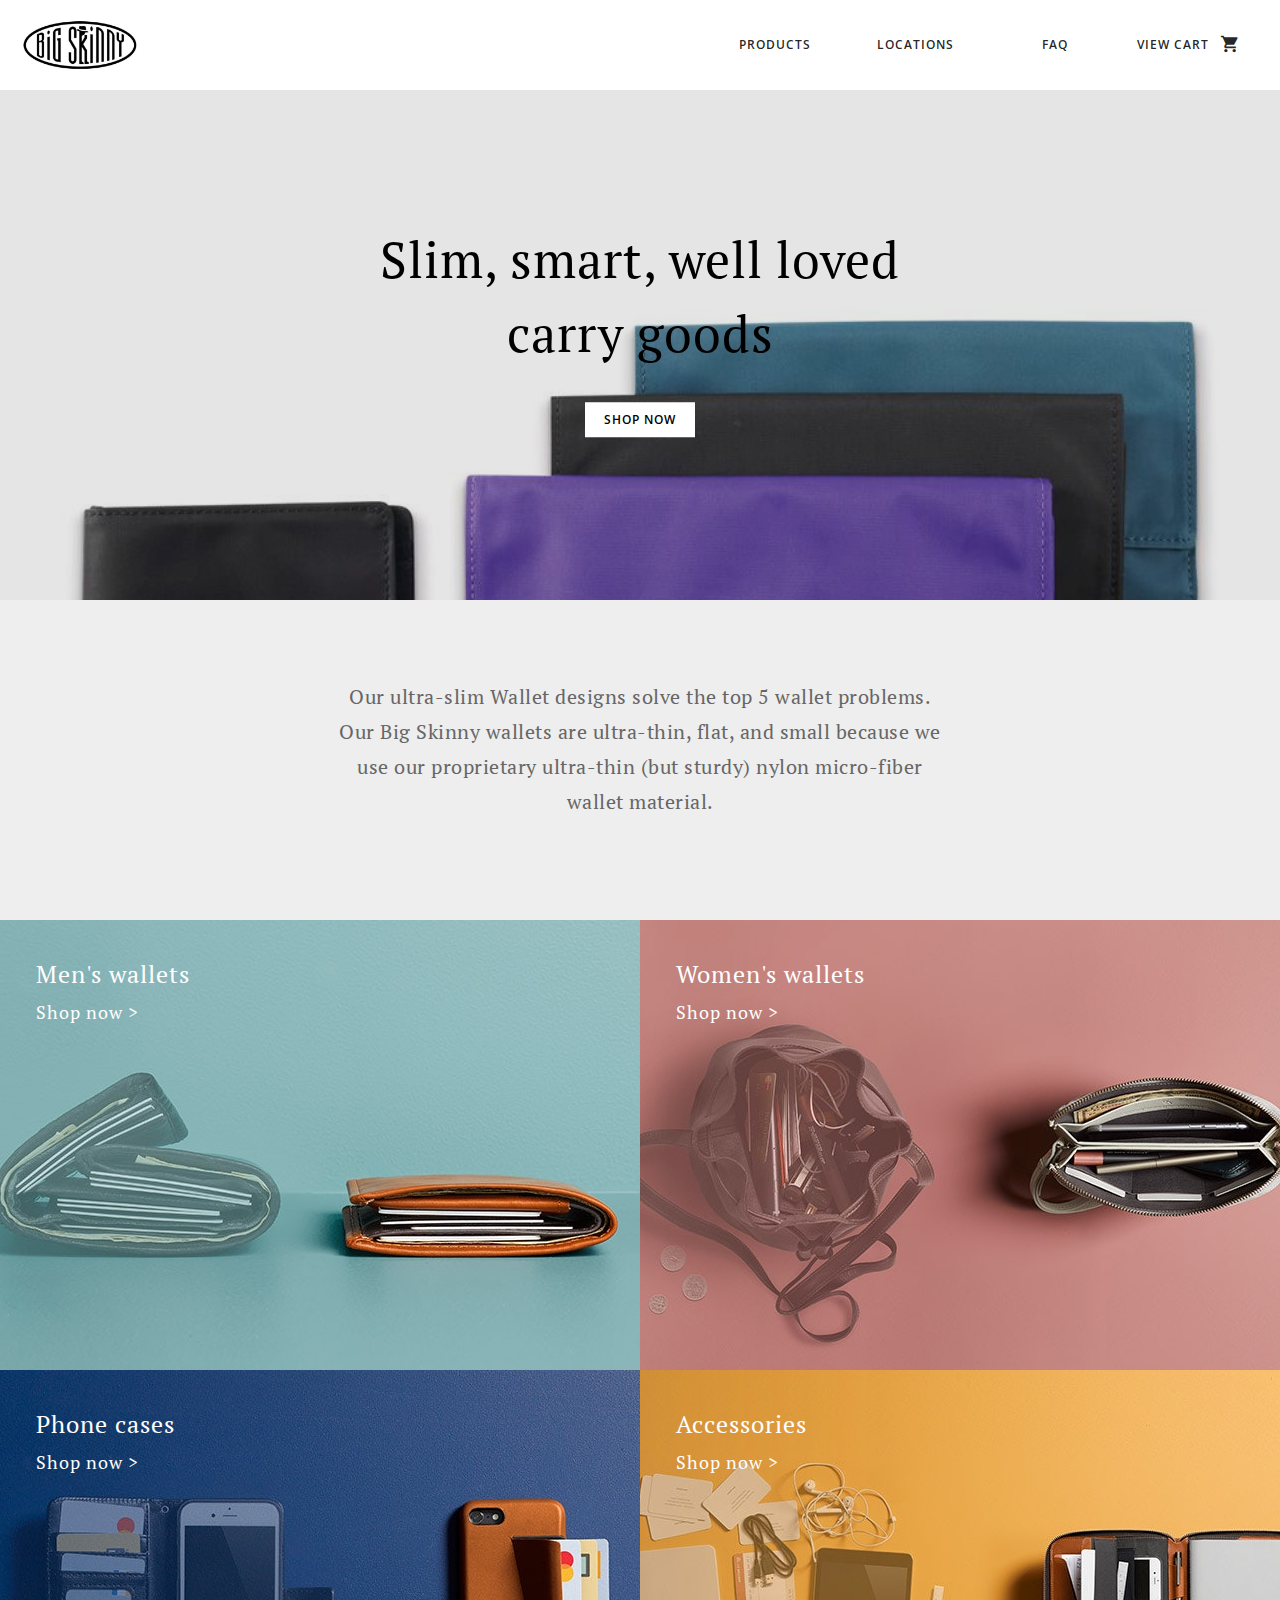
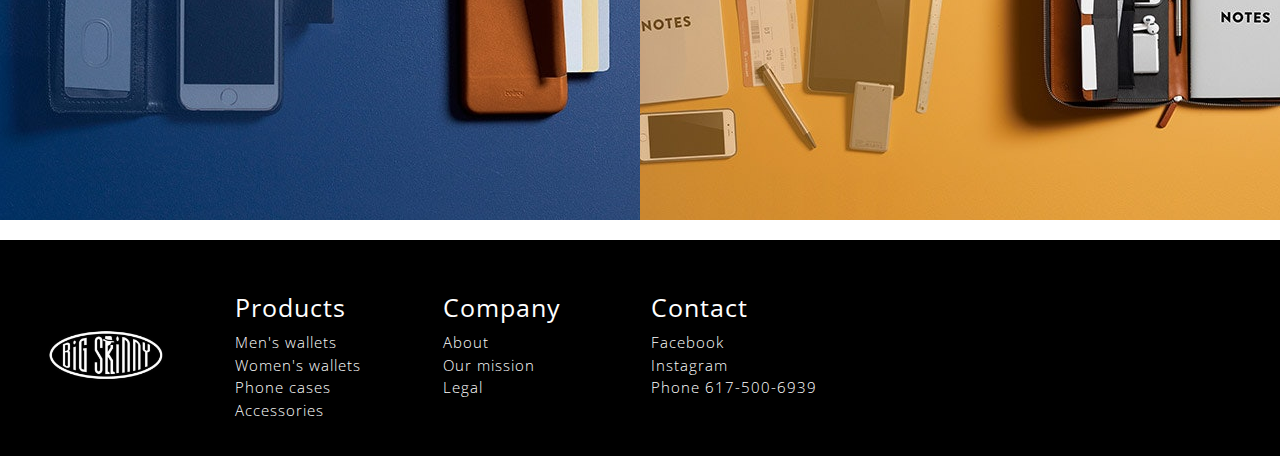
<file: index.html>
<!DOCTYPE html>
<html>
<head>
    <meta charset="utf-8" />
    <meta http-equiv="X-UA-Compatible" content="IE=edge">
    <title>Big Skinny</title>
    <meta name="viewport" content="width=device-width, initial-scale=1">
    <link rel="stylesheet" type="text/css" media="screen" href="css/index.css" />
    <script src="scripts/index.js"></script>
    <link href="https://fonts.googleapis.com/icon?family=Material+Icons" rel="stylesheet">
    <link rel="stylesheet" href="https://cdnjs.cloudflare.com/ajax/libs/materialize/1.0.0/css/materialize.min.css">

    <!-- Compiled and minified JavaScript -->
    <script src="https://cdnjs.cloudflare.com/ajax/libs/materialize/1.0.0/js/materialize.min.js"></script>
    <script src="https://wchat.freshchat.com/js/widget.js"></script>
</head>
<body>
  <div class="menu">
    <div class="inner">
      <a href="index.html"><img src="css/logo.jpg" class="logo" alt=""/></a>
      <div class="menu-itms">
        <a class="menu-itm" style="color: inherit;" href="product_accessories.html">Products</a>
        <a class="menu-itm" style="color: inherit;" href="locations.html">Locations</a>
        <a class="menu-itm" style="color: inherit;" href="faq.html">FAQ</a>
        <a class="menu-itm modal-trigger" style="color: inherit;" href="#modal1">VIEW CART
          <i class="material-icons right" 
          style=" margin-top: 34px;
          margin-right: 20px;
          margin-left: 5px; font-size: 20px;">shopping_cart</i></a>
      </div>
    </div>
  </div>
  <div id="modal1" class="modal">
    <div class="modal-content">
      <h5 style="font-family: 'Open sans', sans-serif; text-align: center;">Your Shopping Cart</h5>
      <hr style="margin: 20px;"/>
      <div class="row">
          <div class="col s12 m4">
              <img src="css/mwallets.jpg" style="width: 100%"/>
          </div>
          <div class="col s12 m8">
              <b>
                  <h6 style="font-family: 'Open sans', sans-serif;">
                  Sleek Men's Wallets
                  </h6>
              </b>
              <p style="font-family: 'Open sans', sans-serif;">
                  Price: $10
              </p>
              <select class="browser-default col s6">
                <option value="" disabled selected>Choose  quantity</option>
                <option value="1">1</option>
                <option value="2">2</option>
                <option value="3">3</option>
                <option value="4">4</option>
              </select>
          </div>
      </div>
    </div>
    <div class="modal-footer">
      <a href="#!" class="modal-close waves-effect waves-green btn-flat">Close</a>
      <a href="cart.html" class="waves-effect waves-green btn-flat">PROCEED</a>
    </div>
  </div>
  <div class="main">
    <div class="header">
      <div class="heading">
        Slim, smart, well loved carry goods
        <div class="button">
          Shop now 
        </div>
      </div>
    </div>
    <div class="row">
      <div class="col m6 offset-m3 s10 offset-s1">
        <p class="body-text" style="font-family: 'PT Serif';margin-top:80px;margin-bottom:80px; text-align: center; line-height: 1.8em;">
            Our ultra-slim Wallet designs solve the top 5 wallet problems. 
            Our Big Skinny wallets are ultra-thin, flat, and small because we use our proprietary ultra-thin 
            (but sturdy) nylon micro-fiber wallet material.
        </p>
      </div>
    </div>
    <div class="row" style="padding:0; margin: 0;">
      <div class="col m6 s12" style="padding:0;">
        <div class="grid" style="background: url('css/mwallets.jpg') center center;">
        Men's wallets<br />
        <small><span class="arrow">Shop now </span>></small>
        </div>
      </div>
      <div class="col m6 s12" style="padding:0;">
          <div class="grid" style="background: url('css/wwallets.jpg') center center;">
            Women's wallets<br />
            <small><span class="arrow">Shop now </span>></small>
          </div>
        </div>
    </div>
    <div class="row" style="padding:0;">
        <div class="col m6 s12" style="padding:0;">
          <div class="grid" style="background: url('css/phonec.jpg') center center;">
          Phone cases<br />
          <small><span class="arrow">Shop now </span>></small>
          </div>
        </div>
        <div class="col m6 s12" style="padding:0;">
            <div class="grid" style="background: url('css/accessories.jpg') center center;">
              Accessories<br />
              <small><span class="arrow">Shop now </span>></small>
            </div>
          </div>
      </div>
  </div>
  <div class="footer">
    <div class="row">
      <div class="col m2 s6">
        <a href="index.html"><img src="css/logo.jpg" class="logo-i" alt=""/></a>
      </div>
      <div class="col m2 s6" style="padding-top:1.5em;">
        <h5>Products</h5>
        <a href="" style="color:#fff;">Men's wallets</a><br/>
        <a href="" style="color:#fff;">Women's wallets</a><br/>
        <a href="" style="color:#fff;">Phone cases</a><br/>
        <a href="" style="color:#fff;">Accessories</a>
      </div>
      <div class="col m2 s6" style="padding-top:1.5em;">
        <h5>Company</h5>
        <a href="" style="color:#fff;">About</a><br/>
        <a href="" style="color:#fff;">Our mission</a><br/>
        <a href="" style="color:#fff;">Legal</a>
      </div>
      <div class="col m2 s6" style="padding-top:1.5em;">
        <h5>Contact</h5>
        <a href="" style="color:#fff;">Facebook</a><br/>
        <a href="" style="color:#fff;">Instagram</a><br/>
        <a href="" style="color:#fff;">Phone 617-500-6939</a>
      </div>
    </div>
  </div>
  <script>
      window.fcWidget.init({
        token: "c1f9d6b3-979a-426c-981f-5eb7951e79f7",
        host: "https://wchat.freshchat.com"
      });
  </script>
  <script src="https://ajax.googleapis.com/ajax/libs/jquery/3.3.1/jquery.min.js"></script>
  <script src="scripts/materialize.min.js"></script>
  <script src="https://wchat.freshchat.com/js/widget.js"></script>
  <script src="scripts/index.js"></script>
</body>
</html>
</file>
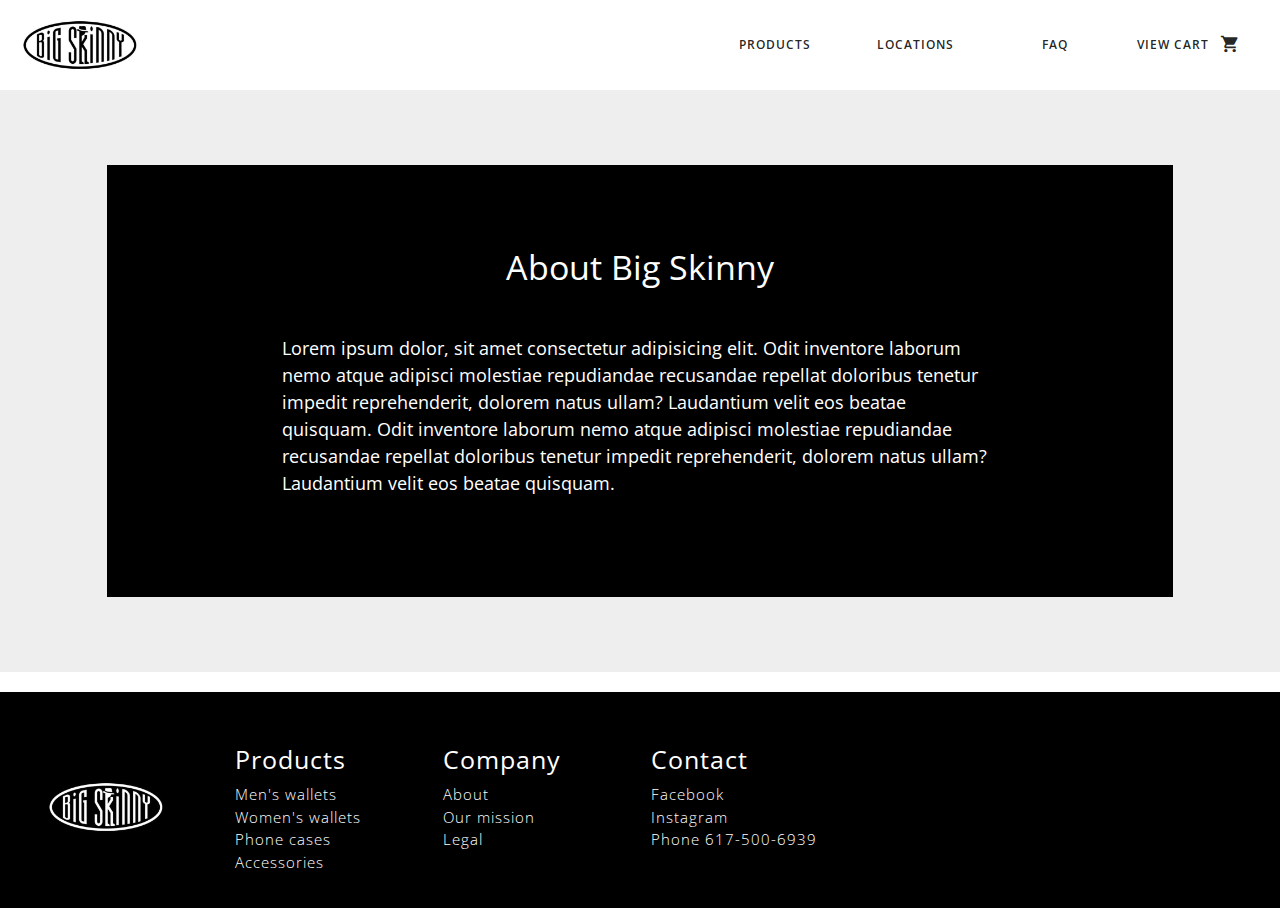
<file: about.html>
<!DOCTYPE html>
<html>
<head>
    <meta charset="utf-8" />
    <meta http-equiv="X-UA-Compatible" content="IE=edge">
    <title>Big Skinny</title>
    <meta name="viewport" content="width=device-width, initial-scale=1">
    <link rel="stylesheet" type="text/css" media="screen" href="css/index.css" />
    <script src="scripts/index.js"></script>
    <link href="https://fonts.googleapis.com/icon?family=Material+Icons" rel="stylesheet">
    <link rel="stylesheet" href="https://cdnjs.cloudflare.com/ajax/libs/materialize/1.0.0/css/materialize.min.css">

    <!-- Compiled and minified JavaScript -->
    <script src="https://cdnjs.cloudflare.com/ajax/libs/materialize/1.0.0/js/materialize.min.js"></script>
    <script src="https://wchat.freshchat.com/js/widget.js"></script>
</head>
<body>
<div class="menu">
    <div class="inner">
      <a href="index.html"><img src="css/logo.jpg" class="logo" alt=""/></a>
      <div class="menu-itms">
        <a class="menu-itm" style="color: inherit;">Products</a>
        <a class="menu-itm" style="color: inherit;" href="locations.html">Locations</a>
        <a class="menu-itm" style="color: inherit;" href="faq.html">FAQ</a>
        <a class="menu-itm modal-trigger" style="color: inherit;" href="#modal1">VIEW CART
          <i class="material-icons right" 
          style=" margin-top: 34px;
          margin-right: 20px;
          margin-left: 5px; font-size: 20px;">shopping_cart</i></a>
      </div>
    </div>
  </div>
  <div id="modal1" class="modal">
    <div class="modal-content">
      <h5 style="font-family: 'Open sans', sans-serif; text-align: center;">Your Shopping Cart</h5>
      <hr style="margin: 20px;"/>
      <div class="row">
          <div class="col s12 m4">
              <img src="css/mwallets.jpg" style="width: 100%"/>
          </div>
          <div class="col s12 m8">
              <b>
                  <h6 style="font-family: 'Open sans', sans-serif;">
                  Sleek Men's Wallets
                  </h6>
              </b>
              <p style="font-family: 'Open sans', sans-serif;">
                  Price: $10
              </p>
              <select class="browser-default col s6">
                <option value="" disabled selected>Choose  quantity</option>
                <option value="1">1</option>
                <option value="2">2</option>
                <option value="3">3</option>
                <option value="4">4</option>
              </select>
          </div>
      </div>
    </div>
    <div class="modal-footer">
      <a href="#!" class="modal-close waves-effect waves-green btn-flat">Close</a>
      <a href="cart.html" class="waves-effect waves-green btn-flat">PROCEED</a>
    </div>
  </div>
  <div class="main" style="margin-top:90px;">
      <div class="row">
          <div class="inn col s10 offset-s1"  style="padding:1.5em; padding-top: 4em; padding-bottom: 4em; margin-top: 5em; margin-bottom: 5em; background: #000;">
              <h4 style="color: #fff; text-align: center; font-family: 'Open sans', sans-serif;">About Big Skinny</h4>
              <p style="width: 70%; margin: auto; margin-top: 50px; margin-bottom: 40px; font-size: 1.2em; font-family: 'Open sans', sans-serif; color: #fff;">
                  Lorem ipsum dolor, sit amet consectetur adipisicing elit. Odit inventore laborum nemo atque adipisci molestiae 
                  repudiandae recusandae repellat doloribus tenetur impedit reprehenderit, dolorem natus ullam? Laudantium velit eos beatae quisquam.
                  Odit inventore laborum nemo atque adipisci molestiae 
                  repudiandae recusandae repellat doloribus tenetur impedit reprehenderit, dolorem natus ullam? Laudantium velit eos beatae quisquam.
              </p>
          </div>
      </div>
  </div>
  <div class="footer">
    <div class="row">
      <div class="col m2 s6">
        <a href="index.html"><img src="css/logo.jpg" class="logo-i" alt=""/></a>
      </div>
      <div class="col m2 s6" style="padding-top:1.5em;">
        <h5>Products</h5>
        <a href="" style="color:#fff;">Men's wallets</a><br/>
        <a href="" style="color:#fff;">Women's wallets</a><br/>
        <a href="" style="color:#fff;">Phone cases</a><br/>
        <a href="" style="color:#fff;">Accessories</a>
      </div>
      <div class="col m2 s6" style="padding-top:1.5em;">
        <h5>Company</h5>
        <a href="" style="color:#fff;">About</a><br/>
        <a href="" style="color:#fff;">Our mission</a><br/>
        <a href="" style="color:#fff;">Legal</a>
      </div>
      <div class="col m2 s6" style="padding-top:1.5em;">
        <h5>Contact</h5>
        <a href="" style="color:#fff;">Facebook</a><br/>
        <a href="" style="color:#fff;">Instagram</a><br/>
        <a href="" style="color:#fff;">Phone 617-500-6939</a>
      </div>
    </div>
  </div>
</body>
</html>
</file>
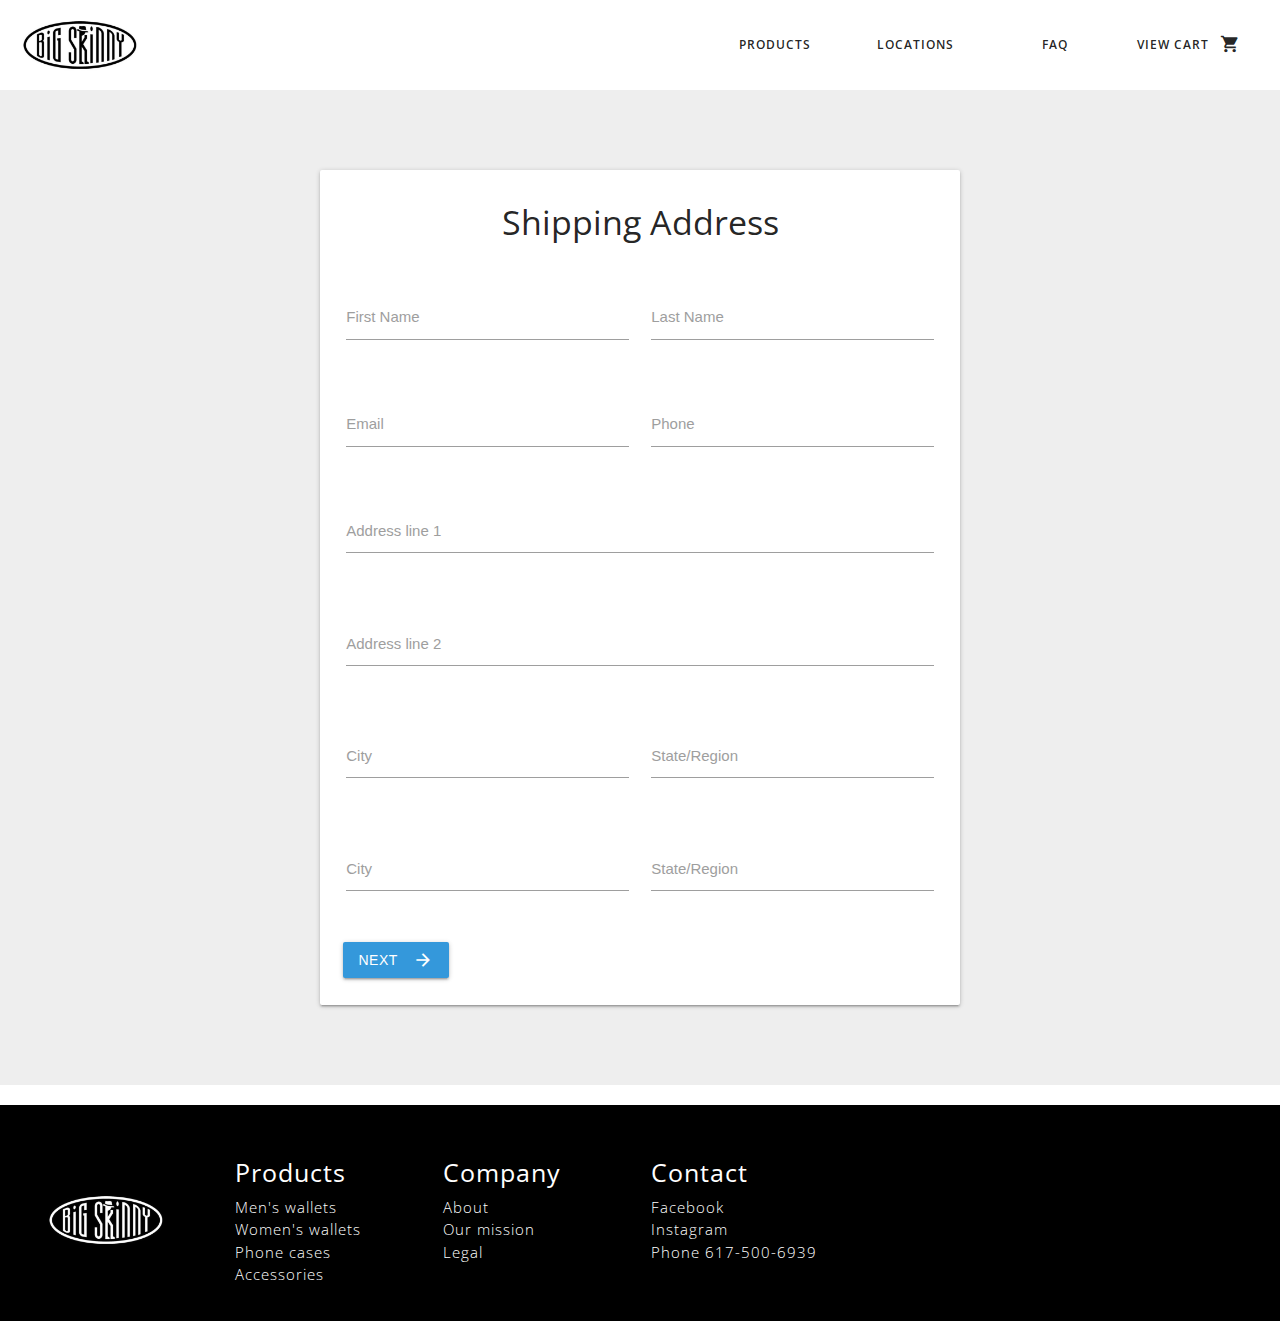
<file: cart.html>
<!DOCTYPE html>
<html>
<head>
    <meta charset="utf-8" />
    <meta http-equiv="X-UA-Compatible" content="IE=edge">
    <title>Secure Checkout</title>
    <meta name="viewport" content="width=device-width, initial-scale=1">
    <link rel="stylesheet" type="text/css" media="screen" href="css/index.css" />
    <script src="scripts/index.js"></script>
    <link href="https://fonts.googleapis.com/icon?family=Material+Icons" rel="stylesheet">
    <link rel="stylesheet" href="https://cdnjs.cloudflare.com/ajax/libs/materialize/1.0.0/css/materialize.min.css">

    <!-- Compiled and minified JavaScript -->
    <script src="https://cdnjs.cloudflare.com/ajax/libs/materialize/1.0.0/js/materialize.min.js"></script>
    <script src="https://wchat.freshchat.com/js/widget.js"></script>
</head>
<body>
  <div class="menu">
    <div class="inner">
      <a href="index.html"><img src="css/logo.jpg" class="logo" alt=""/></a>
      <div class="menu-itms">
        <a class="menu-itm" style="color: inherit;">Products</a>
        <a class="menu-itm" style="color: inherit;" href="locations.html">Locations</a>
        <a class="menu-itm" style="color: inherit;" href="faq.html">FAQ</a>
        <a class="menu-itm modal-trigger" style="color: inherit;" href="#modal1">VIEW CART
          <i class="material-icons right" 
          style=" margin-top: 34px;
          margin-right: 20px;
          margin-left: 5px; font-size: 20px;">shopping_cart</i></a>
      </div>
    </div>
  </div>
  <div id="modal1" class="modal">
    <div class="modal-content">
      <h5 style="font-family: 'Open sans', sans-serif; text-align: center;">Your Shopping Cart</h5>
      <hr style="margin: 20px;"/>
      <div class="row">
          <div class="col s12 m4">
              <img src="css/mwallets.jpg" style="width: 100%"/>
          </div>
          <div class="col s12 m8">
              <b>
                  <h6 style="font-family: 'Open sans', sans-serif;">
                  Sleek Men's Wallets
                  </h6>
              </b>
              <p style="font-family: 'Open sans', sans-serif;">
                  Price: $10
              </p>
              <select class="browser-default col s6">
                <option value="" disabled selected>Choose  quantity</option>
                <option value="1">1</option>
                <option value="2">2</option>
                <option value="3">3</option>
                <option value="4">4</option>
              </select>
          </div>
      </div>
    </div>
    <div class="modal-footer">
      <a href="#!" class="modal-close waves-effect waves-green btn-flat">Close</a>
      <a href="cart.html" class="waves-effect waves-green btn-flat">PROCEED</a>
    </div>
  </div>
  <div class="main" style="margin-top:90px;">
      <div class="row">
          <div class="card col s6 offset-s3" style="margin-top: 80px; padding: .5em; margin-bottom: 80px;">
            <form class="col s12">
                <div class="row" style="padding: .2em; text-align: center;">
                    <h4 style="font-family: 'Open sans', sans-serif;">Shipping Address</h4>
                </div>
                <div class="row" style="padding: .5em; padding-top: .1em; padding-bottom: .1em;">
                    <div class="input-field col s6">
                    <input id="first_name" type="text" class="validate">
                    <label for="first_name">First Name</label>
                    </div>
                    <div class="input-field col s6">
                    <input id="last_name" type="text" class="validate">
                    <label for="last_name">Last Name</label>
                    </div>
                </div>
                <div class="row" style="padding: .5em; padding-top: .1em; padding-bottom: .1em;">
                    <div class="input-field col s6">
                    <input id="email" type="email" class="validate">
                    <label for="email">Email</label>
                    </div>
                    <div class="input-field col s6">
                        <input id="phone" type="text" class="validate">
                        <label for="phone">Phone</label>
                    </div>
                </div>
                <div class="row" style="padding: .5em; padding-top: .1em; padding-bottom: .1em;">
                    <div class="input-field col s12">
                        <textarea id="message" class="materialize-textarea"></textarea>
                        <label for="message">Address line 1</label>
                    </div>
                </div>
                <div class="row" style="padding: .5em; padding-top: .1em; padding-bottom: .1em;">
                    <div class="input-field col s12">
                        <textarea id="message" class="materialize-textarea"></textarea>
                        <label for="message">Address line 2</label>
                    </div>
                </div>
                <div class="row" style="padding: .5em; padding-top: .1em; padding-bottom: .1em;">
                    <div class="input-field col s6">
                        <textarea id="message" class="materialize-textarea"></textarea>
                        <label for="message">City</label>
                    </div>
                    <div class="input-field col s6">
                        <textarea id="message" class="materialize-textarea"></textarea>
                        <label for="message">State/Region</label>
                    </div>
                </div>
                <div class="row" style="padding: .5em; padding-top: .1em; padding-bottom: .1em;">
                    <div class="input-field col s6">
                        <textarea id="message" class="materialize-textarea"></textarea>
                        <label for="message">City</label>
                    </div>
                    <div class="input-field col s6">
                        <textarea id="message" class="materialize-textarea"></textarea>
                        <label for="message">State/Region</label>
                    </div>
                </div>
                <div class="row" style="padding-left:1em;">
                    <button class="btn waves-effect waves-light" style="background: #3498db;" type="submit" name="action">Next
                        <i class="material-icons right">arrow_forward</i>
                    </button>
                </div>
            </form>
          </div>
      </div>
  </div>
  <div class="footer">
    <div class="row">
      <div class="col m2 s6">
        <a href="index.html"><img src="css/logo.jpg" class="logo-i" alt=""/></a>
      </div>
      <div class="col m2 s6" style="padding-top:1.5em;">
        <h5>Products</h5>
        <a href="" style="color:#fff;">Men's wallets</a><br/>
        <a href="" style="color:#fff;">Women's wallets</a><br/>
        <a href="" style="color:#fff;">Phone cases</a><br/>
        <a href="" style="color:#fff;">Accessories</a>
      </div>
      <div class="col m2 s6" style="padding-top:1.5em;">
        <h5>Company</h5>
        <a href="" style="color:#fff;">About</a><br/>
        <a href="" style="color:#fff;">Our mission</a><br/>
        <a href="" style="color:#fff;">Legal</a>
      </div>
      <div class="col m2 s6" style="padding-top:1.5em;">
        <h5>Contact</h5>
        <a href="" style="color:#fff;">Facebook</a><br/>
        <a href="" style="color:#fff;">Instagram</a><br/>
        <a href="" style="color:#fff;">Phone 617-500-6939</a>
      </div>
    </div>
  </div>
  <script src="https://ajax.googleapis.com/ajax/libs/jquery/3.3.1/jquery.min.js"></script>
  <script src="scripts/materialize.min.js"></script>
  <script src="https://wchat.freshchat.com/js/widget.js"></script>
  <script src="scripts/index.js"></script>
  </body>
  </html>
</file>
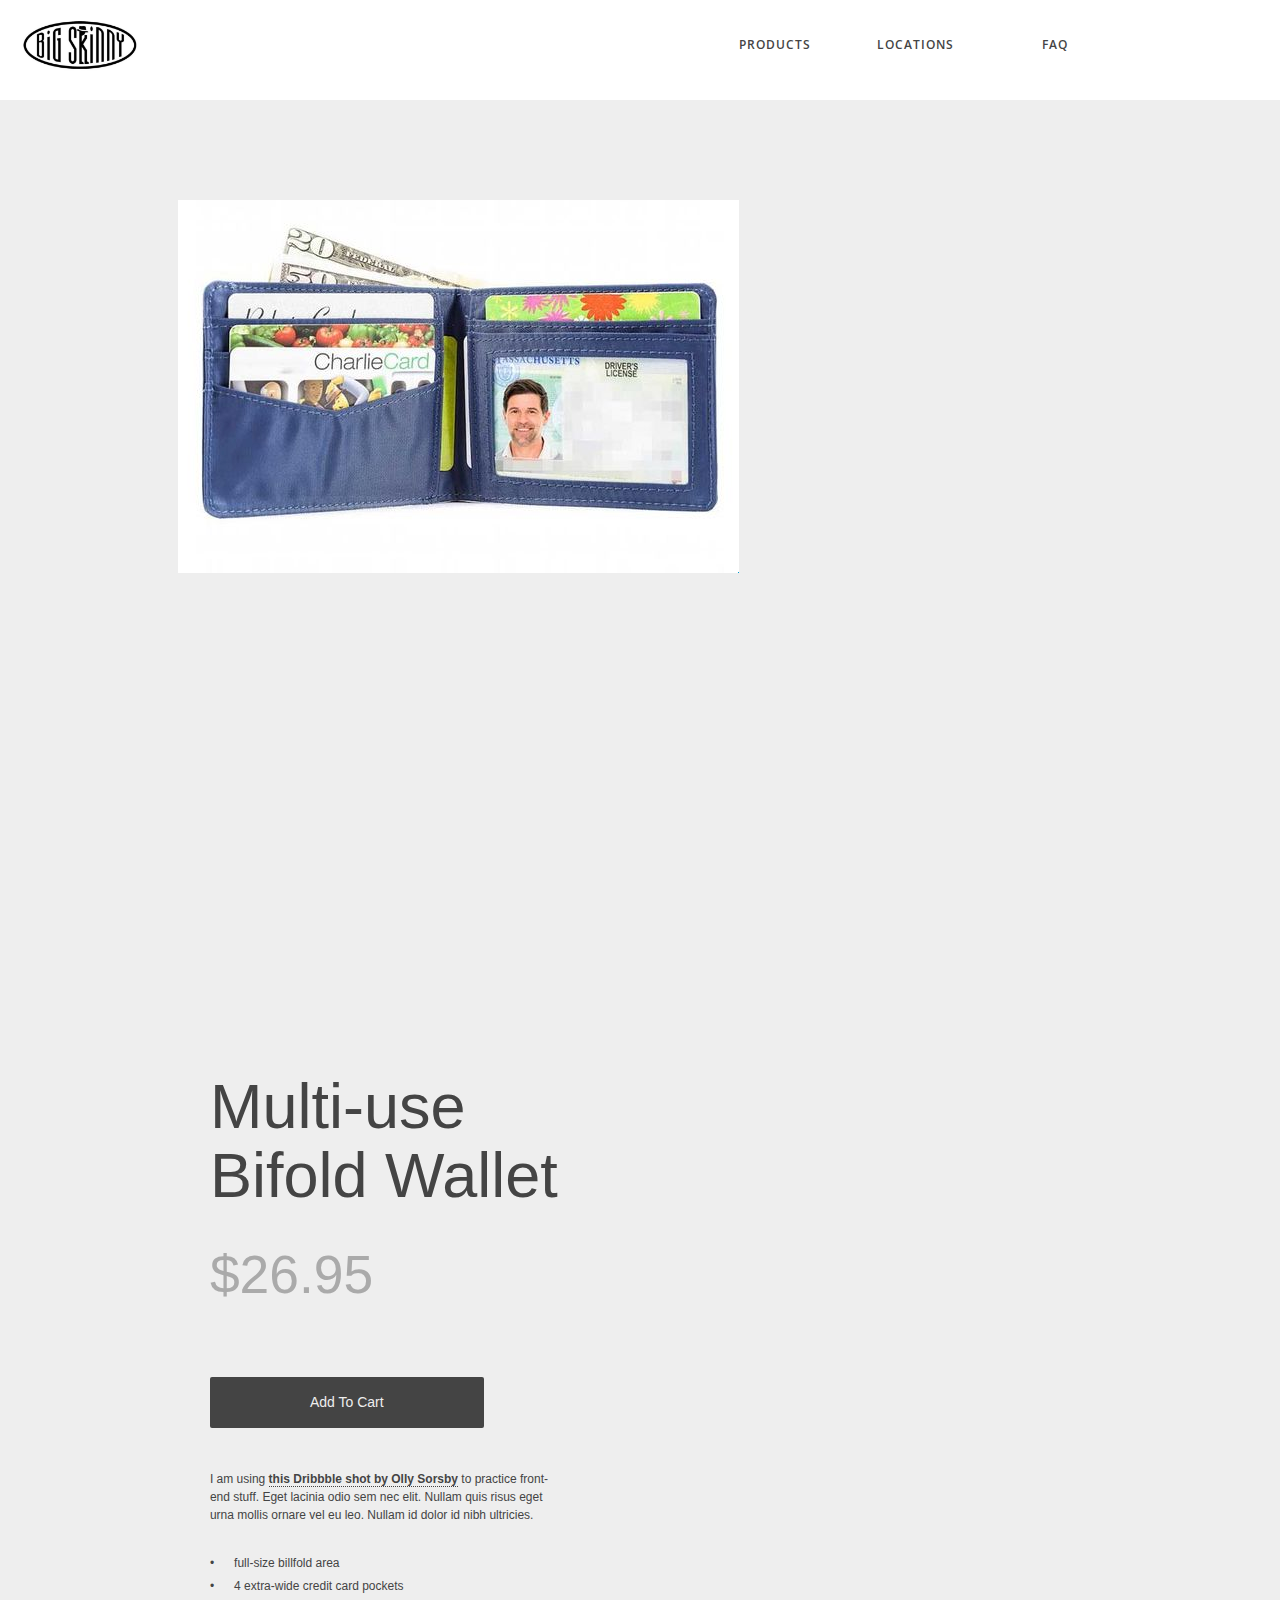
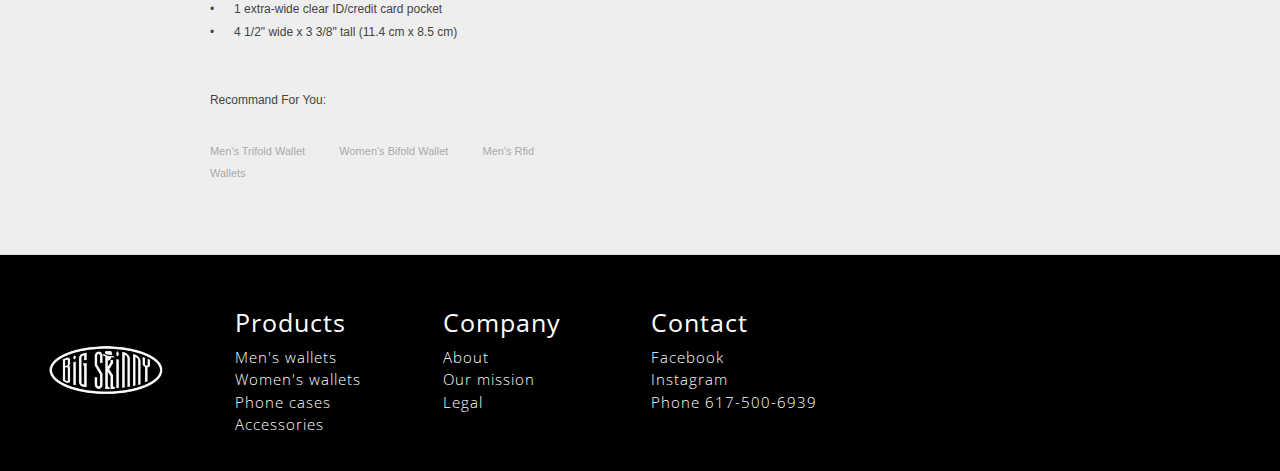
<file: detail.html>
<!DOCTYPE html>
<html>
<head>
    <meta charset="utf-8" />
    <meta http-equiv="X-UA-Compatible" content="IE=edge">
    <title>Big Skinny</title>
    <meta name="viewport" content="width=device-width, initial-scale=1">
    <link rel="stylesheet" type="text/css" media="screen" href="css/index.css" />
    <link rel="stylesheet" type="text/css" media="screen" href="css/detail.css" />
    <script src="scripts/index.js"></script>
    <link rel="stylesheet" href="https://cdnjs.cloudflare.com/ajax/libs/materialize/1.0.0/css/materialize.min.css">

    <!-- Compiled and minified JavaScript -->
    <script src="https://cdnjs.cloudflare.com/ajax/libs/materialize/1.0.0/js/materialize.min.js"></script>
    <script src="https://wchat.freshchat.com/js/widget.js"></script>
</head>
<body>
  <div class="menu">
    <div class="inner">
      <a href="index.html"><img src="css/logo.jpg" class="logo" alt=""/></a>
      <div class="menu-itms">
        <div class="menu-itm">Products</div>
        <div class="menu-itm">Locations</div>
        <div class="menu-itm">FAQ</div>
      </div>
    </div>
  </div>






  <div class="main">

    <a href="" class="cart-icon"><i class="fa fa-shopping-cart"></i></a>





  <!-- cited from codepen -->
  <div class="product group">
    <div class="col-1-2 product-image">
      <img class="group list-group-image" src="images/multi_bi_mw.png">
      <div class="bg"></div>
    </div>
    <div class="col-1-2 product-info">
      <h1>Multi-use Bifold Wallet</h1>
      <h2>$26.95</h2>
    
      
      <br>
      
      <a href="" class="add-btn">Add To Cart</a>
      
      <p>I am using <a href="https://dribbble.com/shots/2063472-Single-Product-Template?list=users&offset=2">this Dribbble shot by Olly Sorsby</a> to practice front-end stuff. Eget lacinia odio sem nec elit. Nullam quis risus eget urna mollis ornare vel eu leo. Nullam id dolor id nibh ultricies.</p>
      
      <ul>
        <li>full-size billfold area</li>
        <li>4 extra-wide credit card pockets</li>
        <li>1 extra-wide clear ID/credit card pocket</li>
        <li>4 1/2" wide x 3 3/8" tall (11.4 cm x 8.5 cm)</li>
      </ul>
      <p><strong> Recommand For You: </strong></p>
      <a href="" class="share-link">Men's Trifold Wallet</a>
      <a href="" class="share-link">Women's Bifold Wallet</a>
      <a href="" class="share-link">Men's Rfid Wallets</a>
    </div>
  </div>
    

  </div>

  <div class="footer">
    <div class="row">
      <div class="col m2 s6">
        <a href="index.html"><img src="css/logo.jpg" class="logo-i" alt=""/></a>
      </div>
      <div class="col m2 s6" style="padding-top:1.5em;">
        <h5>Products</h5>
        <a href="" style="color:#fff;">Men's wallets</a><br/>
        <a href="" style="color:#fff;">Women's wallets</a><br/>
        <a href="" style="color:#fff;">Phone cases</a><br/>
        <a href="" style="color:#fff;">Accessories</a>
      </div>
      <div class="col m2 s6" style="padding-top:1.5em;">
        <h5>Company</h5>
        <a href="" style="color:#fff;">About</a><br/>
        <a href="" style="color:#fff;">Our mission</a><br/>
        <a href="" style="color:#fff;">Legal</a>
      </div>
      <div class="col m2 s6" style="padding-top:1.5em;">
        <h5>Contact</h5>
        <a href="" style="color:#fff;">Facebook</a><br/>
        <a href="" style="color:#fff;">Instagram</a><br/>
        <a href="" style="color:#fff;">Phone 617-500-6939</a>
      </div>
    </div>
  </div>





  <script>
      window.fcWidget.init({
        token: "c1f9d6b3-979a-426c-981f-5eb7951e79f7",
        host: "https://wchat.freshchat.com"
      });
  </script>
</body>
</html>
</file>
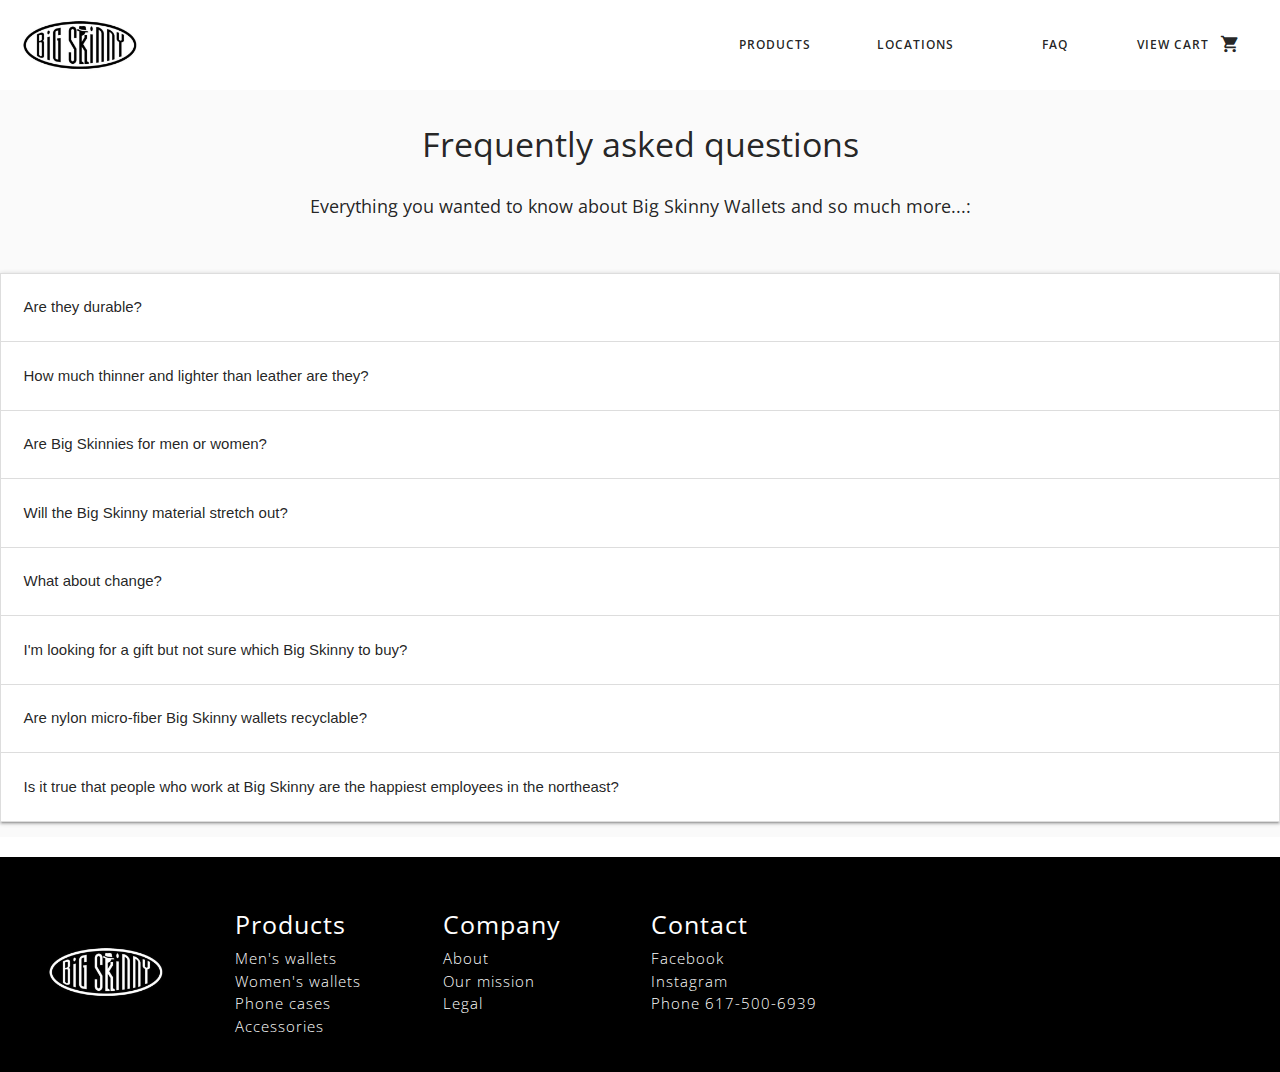
<file: faq.html>
<!DOCTYPE html>
<html>
<head>
    <meta charset="utf-8" />
    <meta http-equiv="X-UA-Compatible" content="IE=edge">
    <title>Big Skinny</title>
    <meta name="viewport" content="width=device-width, initial-scale=1">
    <link rel="stylesheet" type="text/css" media="screen" href="css/index.css" />
    <script src="scripts/index.js"></script>
    <link href="https://fonts.googleapis.com/icon?family=Material+Icons" rel="stylesheet">
    <link rel="stylesheet" href="https://cdnjs.cloudflare.com/ajax/libs/materialize/1.0.0/css/materialize.min.css">

    <!-- Compiled and minified JavaScript -->
</head>
<body>
<div class="menu">
    <div class="inner">
      <a href="index.html"><img src="css/logo.jpg" class="logo" alt=""/></a>
      <div class="menu-itms">
        <a class="menu-itm" style="color: inherit;">Products</a>
        <a class="menu-itm" style="color: inherit;" href="locations.html">Locations</a>
        <a class="menu-itm" style="color: inherit;" href="faq.html">FAQ</a>
        <a class="menu-itm modal-trigger" style="color: inherit;" href="#modal1">VIEW CART
          <i class="material-icons right" 
          style=" margin-top: 34px;
          margin-right: 20px;
          margin-left: 5px; font-size: 20px;">shopping_cart</i></a>
      </div>
    </div>
  </div>
  <div id="modal1" class="modal">
    <div class="modal-content">
      <h5 style="font-family: 'Open sans', sans-serif; text-align: center;">Your Shopping Cart</h5>
      <hr style="margin: 20px;"/>
      <div class="row">
          <div class="col s12 m4">
              <img src="css/mwallets.jpg" style="width: 100%"/>
          </div>
          <div class="col s12 m8">
              <b>
                  <h6 style="font-family: 'Open sans', sans-serif;">
                  Sleek Men's Wallets
                  </h6>
              </b>
              <p style="font-family: 'Open sans', sans-serif;">
                  Price: $10
              </p>
              <select class="browser-default col s6">
                <option value="" disabled selected>Choose  quantity</option>
                <option value="1">1</option>
                <option value="2">2</option>
                <option value="3">3</option>
                <option value="4">4</option>
              </select>
          </div>
      </div>
    </div>
    <div class="modal-footer">
      <a href="#!" class="modal-close waves-effect waves-green btn-flat">Close</a>
      <a href="cart.html" class="waves-effect waves-green btn-flat">PROCEED</a>
    </div>
  </div>
<div class="main" style="background: rgba(0,0,0,0.02); margin-top: 90px; ">
    <div class="row" style="padding: 1em;">
        <h4 style="text-align: center; margin-top: 20px; font-family: 'Open sans', sans-serif;">
            Frequently asked questions
        </h4>
        <p style="text-align: center; margin-top: 30px; font-size: 1.2em; font-family: 'Open sans', sans-serif;">
            Everything you wanted to know about Big Skinny Wallets and so much more...:
        </p>
    </div>
    <div class="row">
        <ul class="collapsible">
            <li>
              <div class="collapsible-header">Are they durable?</div>
              <div class="collapsible-body"><span>Yes, they last as long as regular leather wallets--our customers get 4-5 years of life from our nylon line. 
                  Our leather-nylon hybrid lines last 5+ years. 
                  We run into many of our first customers from 2005 that are still using them everyday even with the original material—we've since improved the material twice. 
                  Unlike regular wallets, Big Skinny wallets feature double-edged stitching which means the material is folded in, glued, and then stitched.</span></div>
            </li>
            <li>
              <div class="collapsible-header">How much thinner and lighter than leather are they?</div>
              <div class="collapsible-body"><span>About 10 times thinner and lighter depending on the design and type of leather. 
                  That means once you start separating the wallet layers with your plastic and cash, our thin nylon material keeps your wallet 
                  at least 50% thinner than regular wallets that have thick leather layers. Most Big Skinny wallets weigh 1 ounce or less versus 3-6 ounces for most regular leather wallets. 
                  That also makes Big Skinnies more comfortable to carry in a pocket or a bag because leather is so much heavier. 
                  In fact Big Skinny wallet material is as thin as a regular business card--.21 mm!</span></div>
            </li>
            <li>
              <div class="collapsible-header">Are Big Skinnies for men or women?</div>
              <div class="collapsible-body"><span>Both men and women have been using them for years. Since everyone hates thick wallets, they are unisex. Now we have several distinct Women's 
                  and Men's designs but because they are so unisex in general, 
                  customers have been using Big Skinnies from both categories depending on their taste and needs.</span></div>
            </li>
            <li>
              <div class="collapsible-header">Will the Big Skinny material stretch out?</div>
              <div class="collapsible-body"><span>It will stretch out a little over time but not to the degree that leather stretches out because leather is an animal-product while the Big Skinny is not. 
                  We've had customers give them a machine wash which tightens them a bit.
                </span></div>
            </li>
            <li>
              <div class="collapsible-header">What about change?</div>
              <div class="collapsible-body"><span>Many of our models feature easy to access zippered compartments for change. For those models without zippered compartments, people often keep change in some 
                  of the pockets or billfold area-the non-slip interior helps keep a small amount of coins anchored nicely.</span></div>
            </li>
            <li>
              <div class="collapsible-header">I'm looking for a gift but not sure which Big Skinny to buy? </div>
              <div class="collapsible-body"><span> Think about how many cards they carry and do you think they like to break them down into many pockets or not? If they have a few cards, then the regular bifold or trifold series is a good bet. 
                  If they have a medium amount of plastic cards but like to break them up into categories then the bifold, L-fold, or the world wallet is good especially if they travel outside the country because the world wallet fits all international bills. 
                  If they have a lot of plastic cards and you'd like to really see them slim down, then the super skinny or hipster will do the best job. 
                  Black is always a safe color and goes along with everything else.</span></div>
            </li>
            <li>
              <div class="collapsible-header">Are nylon micro-fiber Big Skinny wallets recyclable?  </div>
              <div class="collapsible-body"><span> yes, our nylon micro-fiber models are theoretically recyclable since they are petroleum-based products and some recycling places will take them -
                   check with the recycling plant first. Our wallet website is also green as we pay a monthly fee to trade for the requisite carbon credits that reflects our web energy usage. 
                   (Disclosure, our founder has worked and dined with Al Gore and respects, honors, and tries to keep everything as green as possible.)
                </span></div>
            </li>
            <li>
              <div class="collapsible-header">Is it true that people who work at Big Skinny are the happiest employees in the northeast?  </div>
              <div class="collapsible-body"><span>  Yes, the rumor is true. Must be the proximity to Dunkin Donuts and the ever-streaming of music like "Forever Young", Henry Mancini, and Joao Gilberto coming from the computers all day long.
                </span></div>
            </li>
        </ul>
    </div>
</div>
<div class="footer">
    <div class="row">
      <div class="col m2 s6">
        <a href="index.html"><img src="css/logo.jpg" class="logo-i" alt=""/></a>
      </div>
      <div class="col m2 s6" style="padding-top:1.5em;">
        <h5>Products</h5>
        <a href="" style="color:#fff;">Men's wallets</a><br/>
        <a href="" style="color:#fff;">Women's wallets</a><br/>
        <a href="" style="color:#fff;">Phone cases</a><br/>
        <a href="" style="color:#fff;">Accessories</a>
      </div>
      <div class="col m2 s6" style="padding-top:1.5em;">
        <h5>Company</h5>
        <a href="" style="color:#fff;">About</a><br/>
        <a href="" style="color:#fff;">Our mission</a><br/>
        <a href="" style="color:#fff;">Legal</a>
      </div>
      <div class="col m2 s6" style="padding-top:1.5em;">
        <h5>Contact</h5>
        <a href="" style="color:#fff;">Facebook</a><br/>
        <a href="" style="color:#fff;">Instagram</a><br/>
        <a href="" style="color:#fff;">Phone 617-500-6939</a>
      </div>
    </div>
  </div>
  <script src="https://ajax.googleapis.com/ajax/libs/jquery/3.3.1/jquery.min.js"></script>
  <script src="scripts/materialize.min.js"></script>
  <script src="https://wchat.freshchat.com/js/widget.js"></script>
  <script src="scripts/index.js">
  </script>
</body>
</html>
</file>
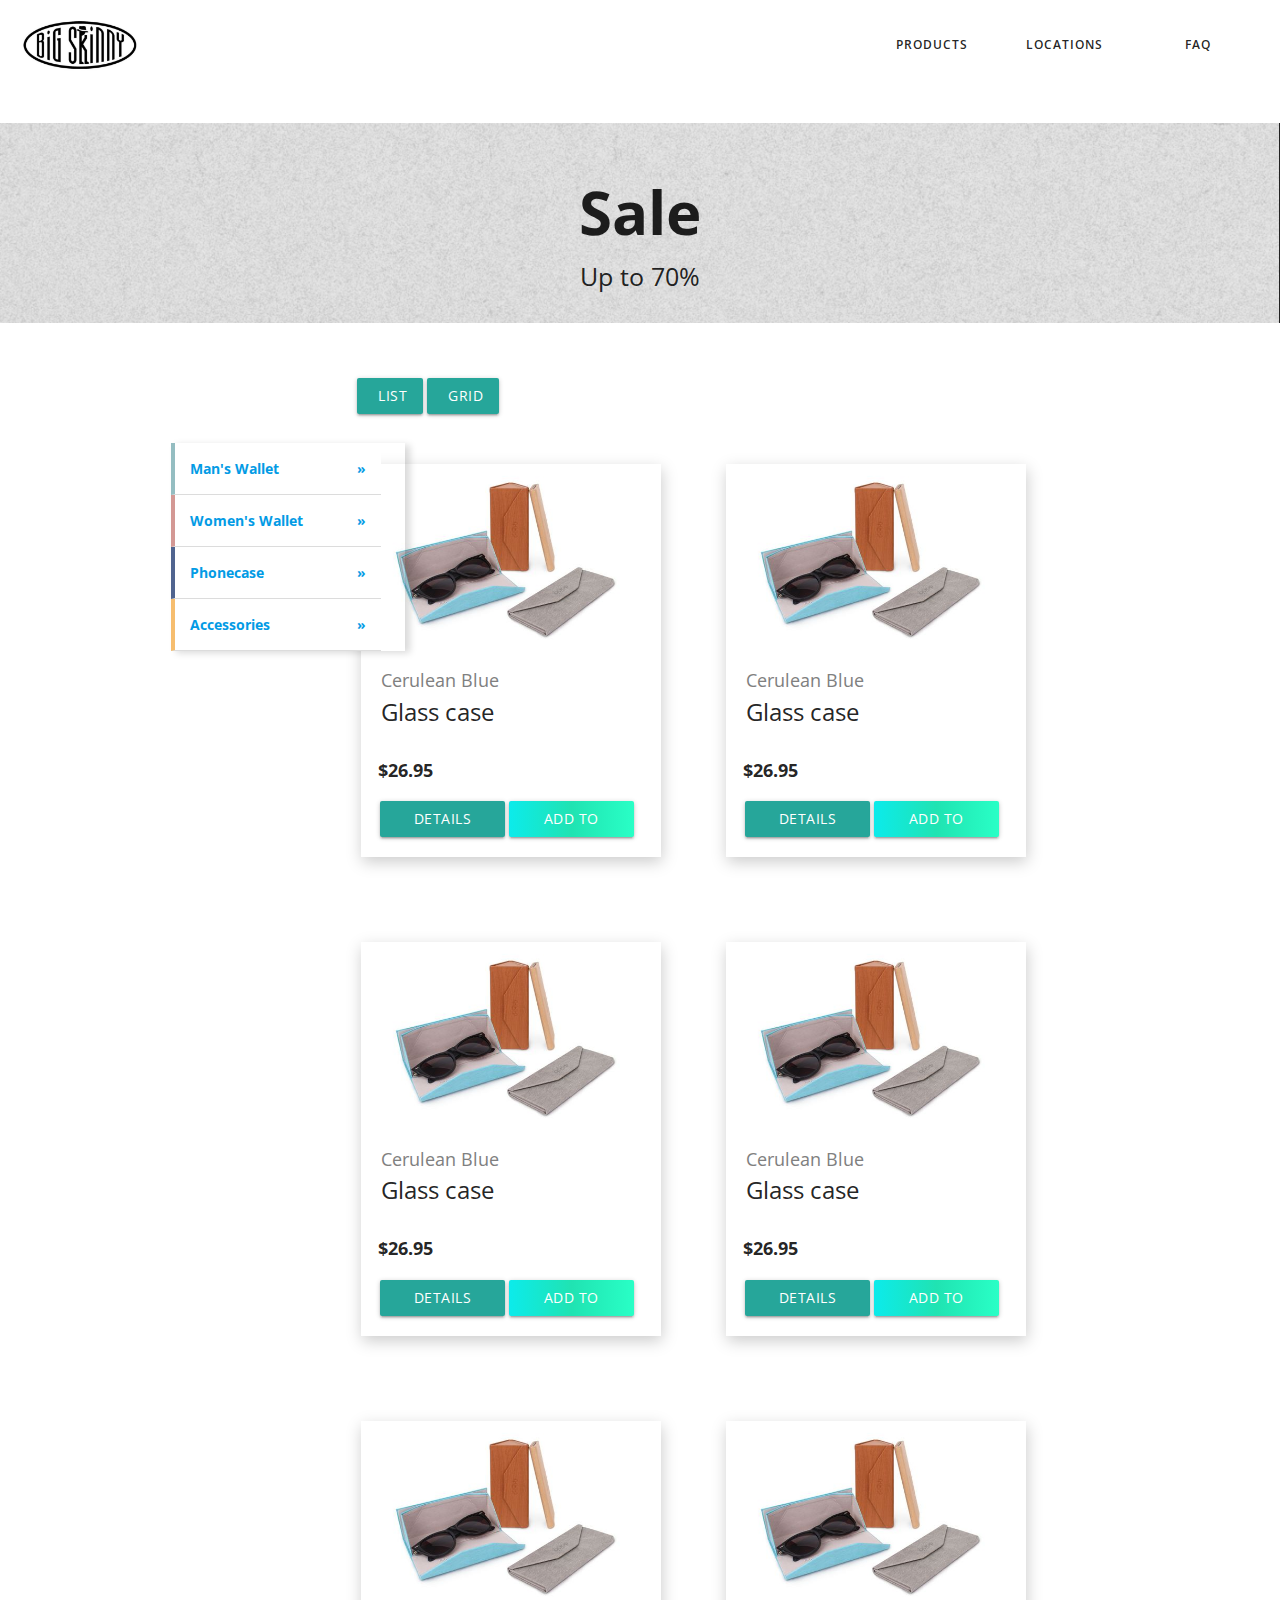
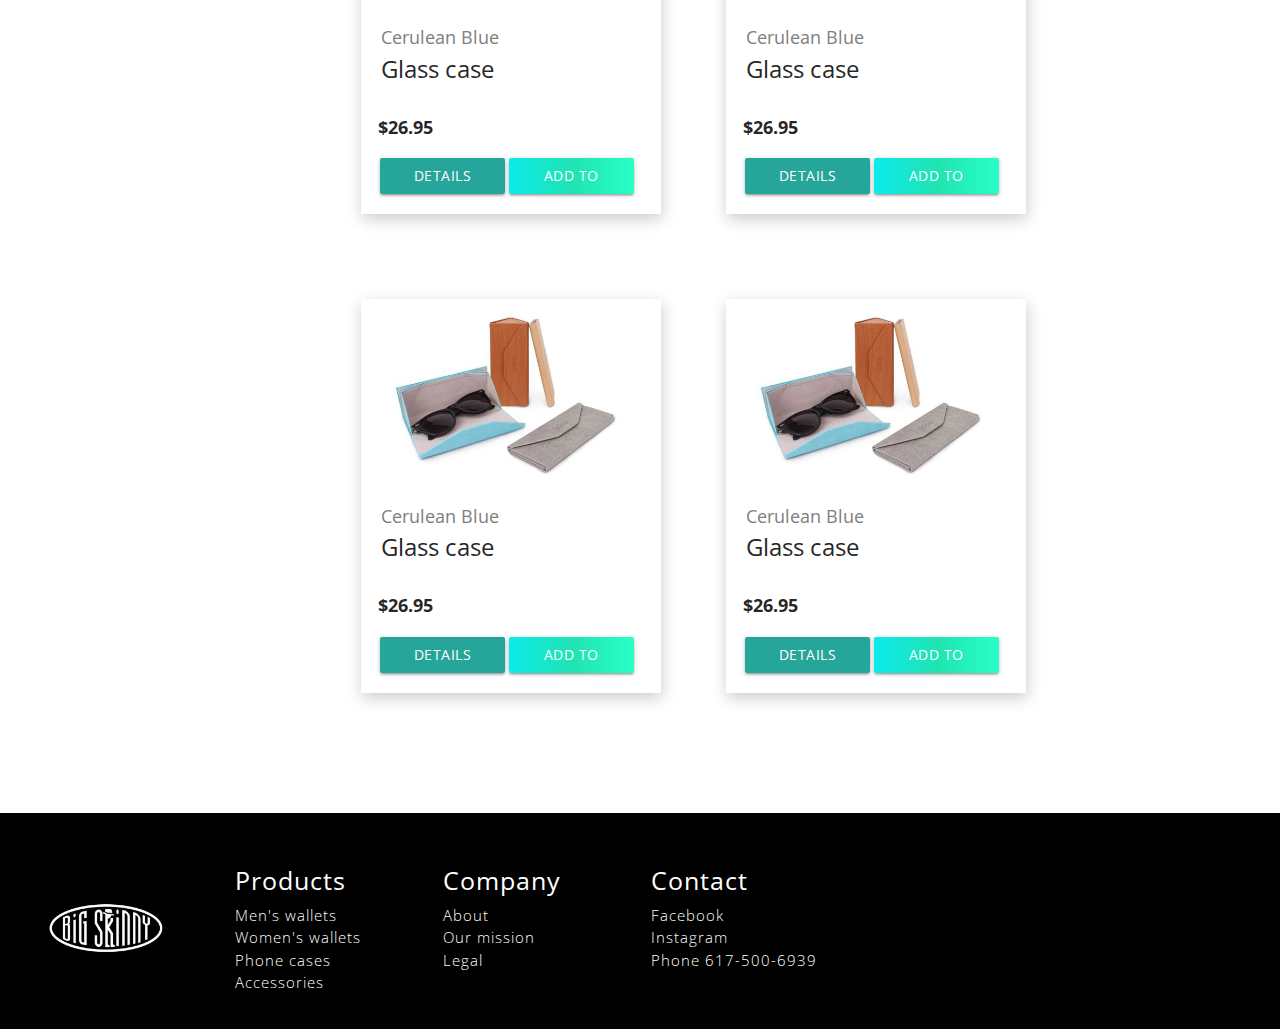
<file: product_accessories.html>
<!DOCTYPE html>

<html>
<head>
    <meta charset="utf-8" />
    <meta http-equiv="X-UA-Compatible" content="IE=edge">
    <title>Big Skinny</title>
    <meta name="viewport" content="width=device-width, initial-scale=1">
    <link rel="stylesheet" type="text/css" media="screen" href="css/men.css" />
    <link rel="stylesheet" type="text/css" media="screen" href="css/slider.css" />
    <script src="scripts/index.js"></script>
    <link rel="stylesheet" href="https://cdnjs.cloudflare.com/ajax/libs/materialize/1.0.0/css/materialize.min.css">

    Compiled and minified JavaScript
    <script src="https://cdnjs.cloudflare.com/ajax/libs/materialize/1.0.0/js/materialize.min.js"></script>
    <script src="https://wchat.freshchat.com/js/widget.js"></script>

    <script type="text/javascript" src="js/jquery-3.3.1.min.js"></script>
    <script type="text/javascript" src="js/scripts.js"></script>
    <script type="text/javascript" src="js/jquery-ui.js"></script>
    <script type="text/javascript" src="js/jquery.lightbox.min.js"></script>



</head>


<body>
  <div class="menu">
    <div class="inner">
      <a href="index.html"><img src="css/logo.jpg" class="logo" alt=""/></a>
      <div class="menu-itms">
        <div class="menu-itm">Products</div>
        <div class="menu-itm">Locations</div>
        <div class="menu-itm">FAQ</div>
      </div>
    </div>
  </div>


  <div id = "sale_info">
    <img src="css/sale.png" alt="Photo" width = 100% height = 200px />
      <div class="centered">
        <h3>Sale</h3>
        <h5>Up to 70%</h5>
      </div>
  </div>



  <div class="content">

    <div class="row" style="padding:0;">
      <div class = "col s1">
        <div id="left_nav">
          <ul class="nav">
             <li><a href="product_men.html" class="current">Man's Wallet<span class="arrow">»</span></a ></li>
                <li><a href="product_women.html">Women's Wallet<span class="arrow">»</span></a ></li>
                <li><a href="product_phonecase.html">Phonecase<span class="arrow">»</span></a ></li>
             <li><a href="product_accessories.html">Accessories<span class="arrow">&emsp;&emsp;»</span></a ></li>
          </ul>
       </div>
      </div>
<!-- cited from codepen -->
      <div class="col s11">
        <div class="container">
    <div class="well well-sm">
        <div id="view" class="btn-group">
            <a href="#" id="list" class="btn btn-default btn-sm"><span class="glyphicon glyphicon-th-list">
            </span>List</a> <a href="#" id="grid" class="btn btn-default btn-sm"><span
                class="glyphicon glyphicon-th"></span>Grid</a>
        </div>
        <br>
        <br>

    <div id="products" class="row list-group">
        <div class="item col-md-3">
            <div class="thumbnail">
                <img class="group list-group-image" src="images/glasscase.png" width = 300/>
              <div class="category">
                <h5 class="category-name">Cerulean Blue</h5>
              </div>
                <div class="caption">
                    <h4 class="inner-heading">
                        Glass case</h4>
                    <div class="row">
                        <div>
                            <p class="lead">
                                $26.95</p>
                        </div>
                        <br>
                    <div class="btn-group">
                            <a class="btn btn-details" href="">Details</a>
                            <a class="btn btn-success" href="">Add to cart</a>
                      </div>
                 </div>
              </div>
              </div>
            </div>
<div class="item col-md-3">
            <div class="thumbnail">
                <img class="group list-group-image" src="images/glasscase.png" width = 300/>
              <div class="category">
                <h5 class="category-name">Cerulean Blue</h5>
              </div>
                <div class="caption">
                    <h4 class="inner-heading">
                        Glass case</h4>
                    <div class="row">
                        <div>
                            <p class="lead">
                                $26.95</p>
                        </div>
                        <br>
                    <div class="btn-group">
                            <a class="btn btn-details" href="">Details</a>
                            <a class="btn btn-success" href="">Add to cart</a>
                      </div>
                 </div>
              </div>
              </div>
            </div>
<div class="item col-md-3">
            <div class="thumbnail">
                <img class="group list-group-image" src="images/glasscase.png" width = 300/>
              <div class="category">
                <h5 class="category-name">Cerulean Blue</h5>
              </div>
                <div class="caption">
                    <h4 class="inner-heading">
                        Glass case</h4>
                    <div class="row">
                        <div>
                            <p class="lead">
                                $26.95</p>
                        </div>
                        <br>
                    <div class="btn-group">
                            <a class="btn btn-details" href="">Details</a>
                            <a class="btn btn-success" href="">Add to cart</a>
                      </div>
                 </div>
              </div>
              </div>
            </div>
        <div class="item col-md-3">
            <div class="thumbnail">
                <img class="group list-group-image" src="images/glasscase.png" width = 300/>
              <div class="category">
                <h5 class="category-name">Cerulean Blue</h5>
              </div>
                <div class="caption">
                    <h4 class="inner-heading">
                        Glass case</h4>
                    <div class="row">
                        <div>
                            <p class="lead">
                                $26.95</p>
                        </div>
                        <br>
                    <div class="btn-group">
                            <a class="btn btn-details" href="">Details</a>
                            <a class="btn btn-success" href="">Add to cart</a>
                      </div>
                 </div>
              </div>
              </div>
            </div>
   <div class="item col-md-3">
            <div class="thumbnail">
                <img class="group list-group-image" src="images/glasscase.png" width = 300/>
              <div class="category">
                <h5 class="category-name">Cerulean Blue</h5>
              </div>
                <div class="caption">
                    <h4 class="inner-heading">
                        Glass case</h4>
                    <div class="row">
                        <div>
                            <p class="lead">
                                $26.95</p>
                        </div>
                        <br>
                    <div class="btn-group">
                            <a class="btn btn-details" href="">Details</a>
                            <a class="btn btn-success" href="">Add to cart</a>
                      </div>
                 </div>
              </div>
              </div>
            </div>
<div class="item col-md-3">
            <div class="thumbnail">
                <img class="group list-group-image" src="images/glasscase.png" width = 300/>
              <div class="category">
                <h5 class="category-name">Cerulean Blue</h5>
              </div>
                <div class="caption">
                    <h4 class="inner-heading">
                        Glass case</h4>
                    <div class="row">
                        <div>
                            <p class="lead">
                                $26.95</p>
                        </div>
                        <br>
                    <div class="btn-group">
                            <a class="btn btn-details" href="">Details</a>
                            <a class="btn btn-success" href="">Add to cart</a>
                      </div>
                 </div>
              </div>
              </div>
            </div>
<div class="item col-md-3">
            <div class="thumbnail">
                <img class="group list-group-image" src="images/glasscase.png" width = 300/>
              <div class="category">
                <h5 class="category-name">Cerulean Blue</h5>
              </div>
                <div class="caption">
                    <h4 class="inner-heading">
                        Glass case</h4>
                    <div class="row">
                        <div>
                            <p class="lead">
                                $26.95</p>
                        </div>
                        <br>
                    <div class="btn-group">
                            <a class="btn btn-details" href="">Details</a>
                            <a class="btn btn-success" href="">Add to cart</a>
                      </div>
                 </div>
              </div>
              </div>
            </div>
<div class="item col-md-3">
            <div class="thumbnail">
                <img class="group list-group-image" src="images/glasscase.png" width = 300/>
              <div class="category">
                <h5 class="category-name">Cerulean Blue</h5>
              </div>
                <div class="caption">
                    <h4 class="inner-heading">
                        Glass case</h4>
                    <div class="row">
                        <div>
                            <p class="lead">
                                $26.95</p>
                        </div>
                        <br>
                    <div class="btn-group">
                            <a class="btn btn-details" href="">Details</a>
                            <a class="btn btn-success" href="">Add to cart</a>
                      </div>
                 </div>
              </div>
              </div>
            </div>
          </div>

        </div>




      </div>


    </div>


</div>


</div>

<div class="footer">
    <div class="row">
      <div class="col m2 s6">
        <a href="index.html"><img src="css/logo.jpg" class="logo-i" alt=""/></a>
      </div>
      <div class="col m2 s6" style="padding-top:1.5em;">
        <h5>Products</h5>
        <a href="" style="color:#fff;">Men's wallets</a><br/>
        <a href="" style="color:#fff;">Women's wallets</a><br/>
        <a href="" style="color:#fff;">Phone cases</a><br/>
        <a href="" style="color:#fff;">Accessories</a>
      </div>
      <div class="col m2 s6" style="padding-top:1.5em;">
        <h5>Company</h5>
        <a href="" style="color:#fff;">About</a><br/>
        <a href="" style="color:#fff;">Our mission</a><br/>
        <a href="" style="color:#fff;">Legal</a>
      </div>
      <div class="col m2 s6" style="padding-top:1.5em;">
        <h5>Contact</h5>
        <a href="" style="color:#fff;">Facebook</a><br/>
        <a href="" style="color:#fff;">Instagram</a><br/>
        <a href="" style="color:#fff;">Phone 617-500-6939</a>
      </div>
    </div>
  </div>

          


</body>

</html>
</file>
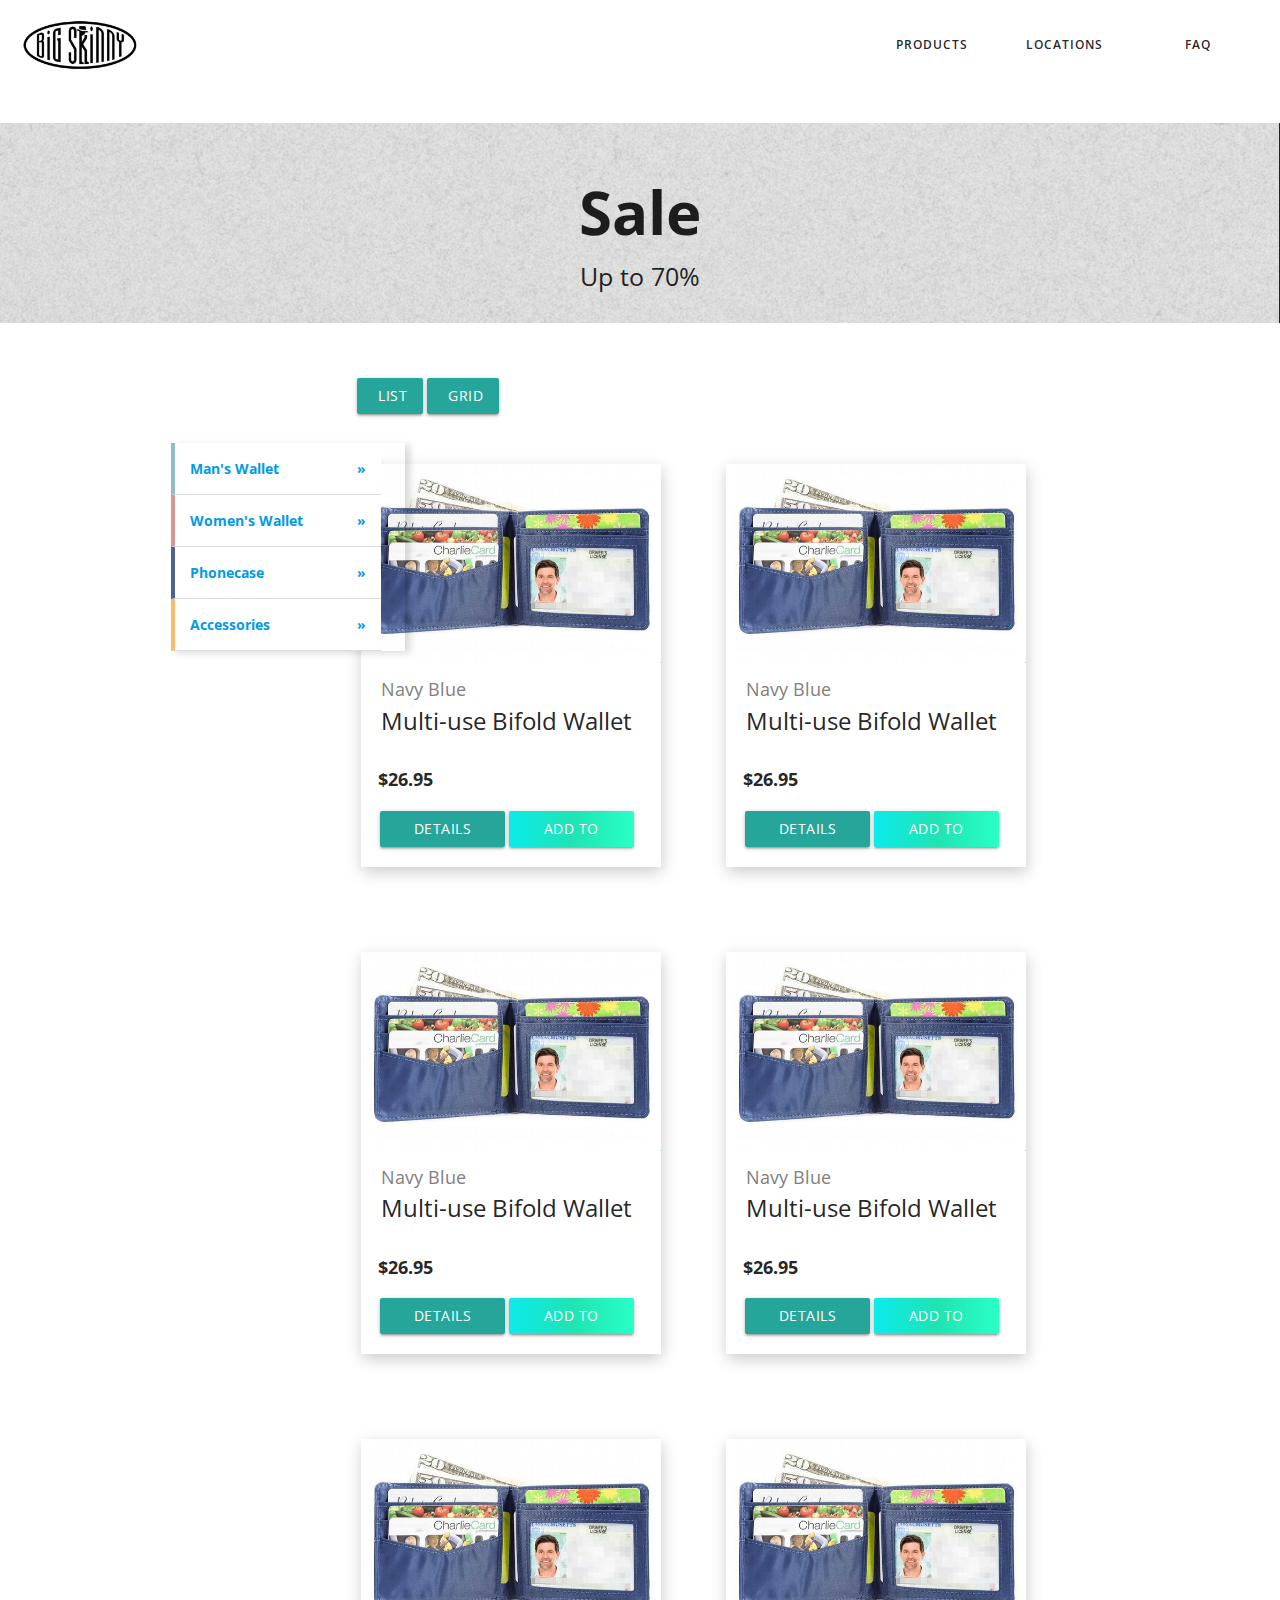
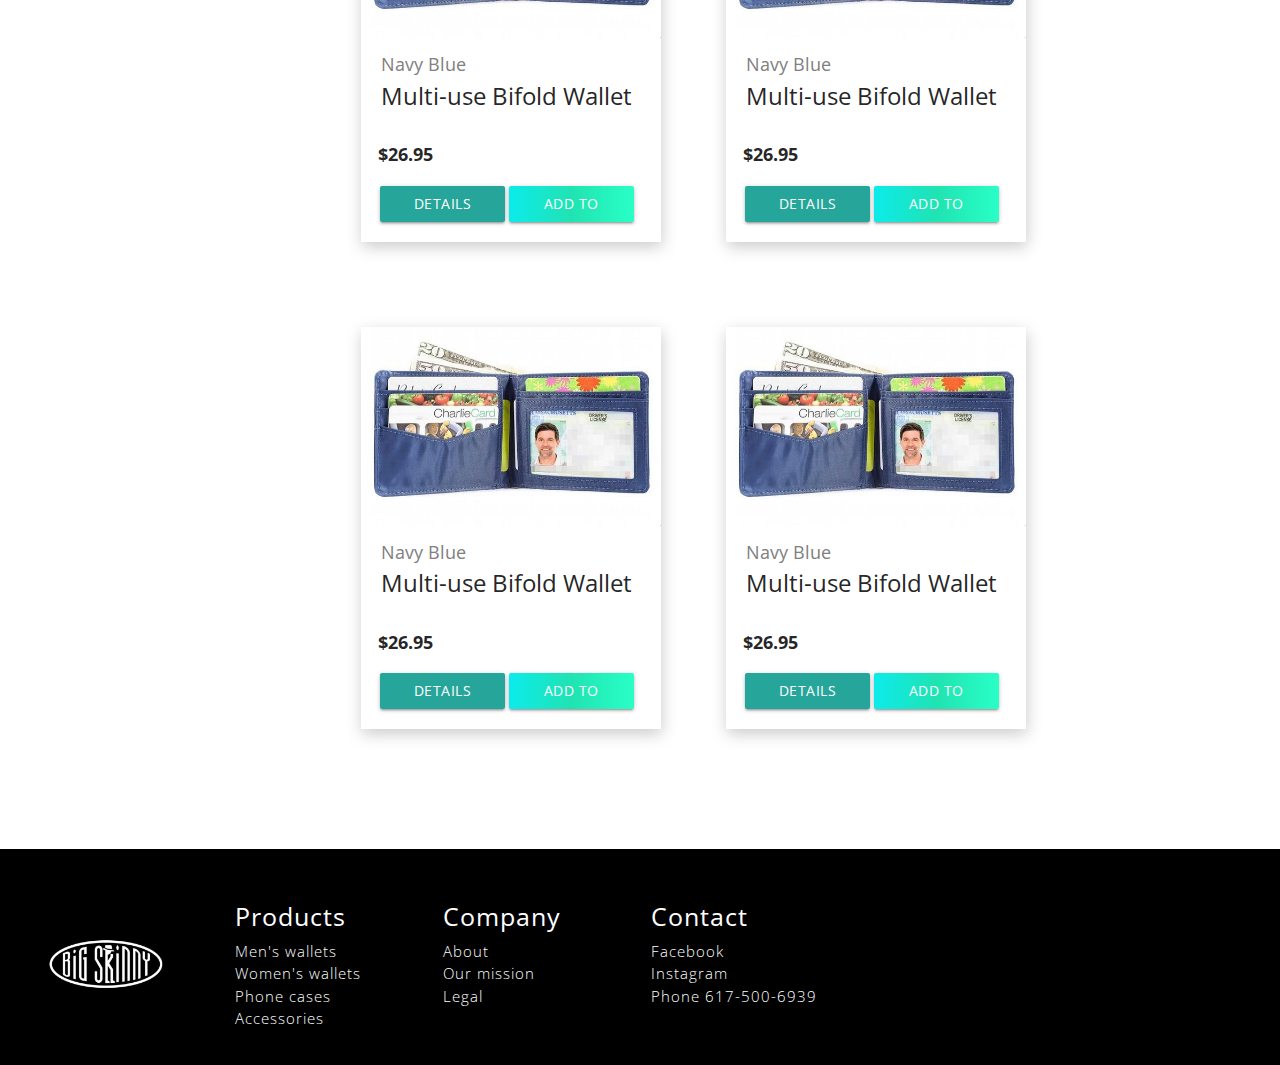
<file: product_men.html>
<!DOCTYPE html>

<html>
<head>
    <meta charset="utf-8" />
    <meta http-equiv="X-UA-Compatible" content="IE=edge">
    <title>Big Skinny</title>
    <meta name="viewport" content="width=device-width, initial-scale=1">
    <link rel="stylesheet" type="text/css" media="screen" href="css/men.css" />
    <link rel="stylesheet" type="text/css" media="screen" href="css/slider.css" />
    <script src="scripts/index.js"></script>
    <link rel="stylesheet" href="https://cdnjs.cloudflare.com/ajax/libs/materialize/1.0.0/css/materialize.min.css">

    Compiled and minified JavaScript
    <script src="https://cdnjs.cloudflare.com/ajax/libs/materialize/1.0.0/js/materialize.min.js"></script>
    <script src="https://wchat.freshchat.com/js/widget.js"></script>

    <script type="text/javascript" src="js/jquery-3.3.1.min.js"></script>
    <script type="text/javascript" src="js/scripts.js"></script>
    <script type="text/javascript" src="js/jquery-ui.js"></script>
    <script type="text/javascript" src="js/jquery.lightbox.min.js"></script>



</head>


<body>
  <div class="menu">
    <div class="inner">
      <a href="index.html"><img src="css/logo.jpg" class="logo" alt=""/></a>
      <div class="menu-itms">
        <div class="menu-itm">Products</div>
        <div class="menu-itm">Locations</div>
        <div class="menu-itm">FAQ</div>
      </div>
    </div>
  </div>


  <div id = "sale_info">
    <img src="css/sale.png" alt="Photo" width = 100% height = 200px />
      <div class="centered">
        <h3>Sale</h3>
        <h5>Up to 70%</h5>
      </div>
  </div>



  <div class="content">

    <div class="row" style="padding:0;">
      <div class = "col s1">
        <div id="left_nav">
          <ul class="nav">
             <li><a href="product_men.html" class="current">Man's Wallet<span class="arrow">»</span></a ></li>
                <li><a href="product_women.html">Women's Wallet<span class="arrow">»</span></a ></li>
                <li><a href="product_phonecase.html">Phonecase<span class="arrow">»</span></a ></li>
             <li><a href="product_accessories.html">Accessories<span class="arrow">&emsp;&emsp;»</span></a ></li>
          </ul>
       </div>
      </div>

      <div class="col s11">
        <div class="container">
    <div class="well well-sm">
        <div id="view" class="btn-group">
            <a href="#" id="list" class="btn btn-default btn-sm"><span class="glyphicon glyphicon-th-list">
            </span>List</a> <a href="#" id="grid" class="btn btn-default btn-sm"><span
                class="glyphicon glyphicon-th"></span>Grid</a>
        </div>
        <br>
        <br>

    <div id="products" class="row list-group">
        <div class="item col-md-3">
            <div class="thumbnail">
                <img class="group list-group-image" src="images/multi_bi_mw.png" width = 300/>
              <div class="category">
                <h5 class="category-name">Navy Blue</h5>
              </div>
                <div class="caption">
                    <h4 class="inner-heading">
                        Multi-use Bifold Wallet</h4>
                    <div class="row">
                        <div>
                            <p class="lead">
                                $26.95</p>
                        </div>
                        <br>
                    <div class="btn-group">
                            <a class="btn btn-details" href="">Details</a>
                            <a class="btn btn-success" href="">Add to cart</a>
                      </div>
                 </div>
              </div>
              </div>
            </div>
<div class="item col-md-3">
            <div class="thumbnail">
                <img class="group list-group-image" src="images/multi_bi_mw.png" width = 300/>
              <div class="category">
                <h5 class="category-name">Navy Blue</h5>
              </div>
                <div class="caption">
                    <h4 class="inner-heading">
                        Multi-use Bifold Wallet</h4>
                    <div class="row">
                        <div>
                            <p class="lead">
                                $26.95</p>
                        </div>
                        <br>
                    <div class="btn-group">
                            <a class="btn btn-details" href="">Details</a>
                            <a class="btn btn-success" href="">Add to cart</a>
                      </div>
                 </div>
              </div>
              </div>
            </div>
<div class="item col-md-3">
            <div class="thumbnail">
                <img class="group list-group-image" src="images/multi_bi_mw.png" width = 300/>
              <div class="category">
                <h5 class="category-name">Navy Blue</h5>
              </div>
                <div class="caption">
                    <h4 class="inner-heading">
                        Multi-use Bifold Wallet</h4>
                    <div class="row">
                        <div>
                            <p class="lead">
                                $26.95</p>
                        </div>
                        <br>
                    <div class="btn-group">
                            <a class="btn btn-details" href="">Details</a>
                            <a class="btn btn-success" href="">Add to cart</a>
                      </div>
                 </div>
              </div>
              </div>
            </div>
        <div class="item col-md-3">
            <div class="thumbnail">
                <img class="group list-group-image" src="images/multi_bi_mw.png" width = 300/>
              <div class="category">
                <h5 class="category-name">Navy Blue</h5>
              </div>
                <div class="caption">
                    <h4 class="inner-heading">
                        Multi-use Bifold Wallet</h4>
                    <div class="row">
                        <div>
                            <p class="lead">
                                $26.95</p>
                        </div>
                        <br>
                    <div class="btn-group">
                            <a class="btn btn-details" href="">Details</a>
                            <a class="btn btn-success" href="">Add to cart</a>
                      </div>
                 </div>
              </div>
              </div>
            </div>
   <div class="item col-md-3">
            <div class="thumbnail">
                <img class="group list-group-image" src="images/multi_bi_mw.png" width = 300/>
              <div class="category">
                <h5 class="category-name">Navy Blue</h5>
              </div>
                <div class="caption">
                    <h4 class="inner-heading">
                        Multi-use Bifold Wallet</h4>
                    <div class="row">
                        <div>
                            <p class="lead">
                                $26.95</p>
                        </div>
                        <br>
                    <div class="btn-group">
                            <a class="btn btn-details" href="">Details</a>
                            <a class="btn btn-success" href="">Add to cart</a>
                      </div>
                 </div>
              </div>
              </div>
            </div>
<div class="item col-md-3">
            <div class="thumbnail">
                <img class="group list-group-image" src="images/multi_bi_mw.png" width = 300/>
              <div class="category">
                <h5 class="category-name">Navy Blue</h5>
              </div>
                <div class="caption">
                    <h4 class="inner-heading">
                        Multi-use Bifold Wallet</h4>
                    <div class="row">
                        <div>
                            <p class="lead">
                                $26.95</p>
                        </div>
                        <br>
                    <div class="btn-group">
                            <a class="btn btn-details" href="">Details</a>
                            <a class="btn btn-success" href="">Add to cart</a>
                      </div>
                 </div>
              </div>
              </div>
            </div>
<div class="item col-md-3">
            <div class="thumbnail">
                <img class="group list-group-image" src="images/multi_bi_mw.png" width = 300/>
              <div class="category">
                <h5 class="category-name">Navy Blue</h5>
              </div>
                <div class="caption">
                    <h4 class="inner-heading">
                        Multi-use Bifold Wallet</h4>
                    <div class="row">
                        <div>
                            <p class="lead">
                                $26.95</p>
                        </div>
                        <br>
                    <div class="btn-group">
                            <a class="btn btn-details" href="">Details</a>
                            <a class="btn btn-success" href="">Add to cart</a>
                      </div>
                 </div>
              </div>
              </div>
            </div>
<div class="item col-md-3">
            <div class="thumbnail">
                <img class="group list-group-image" src="images/multi_bi_mw.png" width = 300/>
              <div class="category">
                <h5 class="category-name">Navy Blue</h5>
              </div>
                <div class="caption">
                    <h4 class="inner-heading">
                        Multi-use Bifold Wallet</h4>
                    <div class="row">
                        <div>
                            <p class="lead">
                                $26.95</p>
                        </div>
                        <br>
                    <div class="btn-group">
                            <a class="btn btn-details" href="">Details</a>
                            <a class="btn btn-success" href="">Add to cart</a>
                      </div>
                 </div>
              </div>
              </div>
            </div>


    <!-- end of product -->
    </div>

        </div>




      </div>


    </div>


</div>


</div>

<div class="footer">
    <div class="row">
      <div class="col m2 s6">
        <a href="index.html"><img src="css/logo.jpg" class="logo-i" alt=""/></a>
      </div>
      <div class="col m2 s6" style="padding-top:1.5em;">
        <h5>Products</h5>
        <a href="" style="color:#fff;">Men's wallets</a><br/>
        <a href="" style="color:#fff;">Women's wallets</a><br/>
        <a href="" style="color:#fff;">Phone cases</a><br/>
        <a href="" style="color:#fff;">Accessories</a>
      </div>
      <div class="col m2 s6" style="padding-top:1.5em;">
        <h5>Company</h5>
        <a href="" style="color:#fff;">About</a><br/>
        <a href="" style="color:#fff;">Our mission</a><br/>
        <a href="" style="color:#fff;">Legal</a>
      </div>
      <div class="col m2 s6" style="padding-top:1.5em;">
        <h5>Contact</h5>
        <a href="" style="color:#fff;">Facebook</a><br/>
        <a href="" style="color:#fff;">Instagram</a><br/>
        <a href="" style="color:#fff;">Phone 617-500-6939</a>
      </div>
    </div>
  </div>


    


          


</body>

</html>
</file>
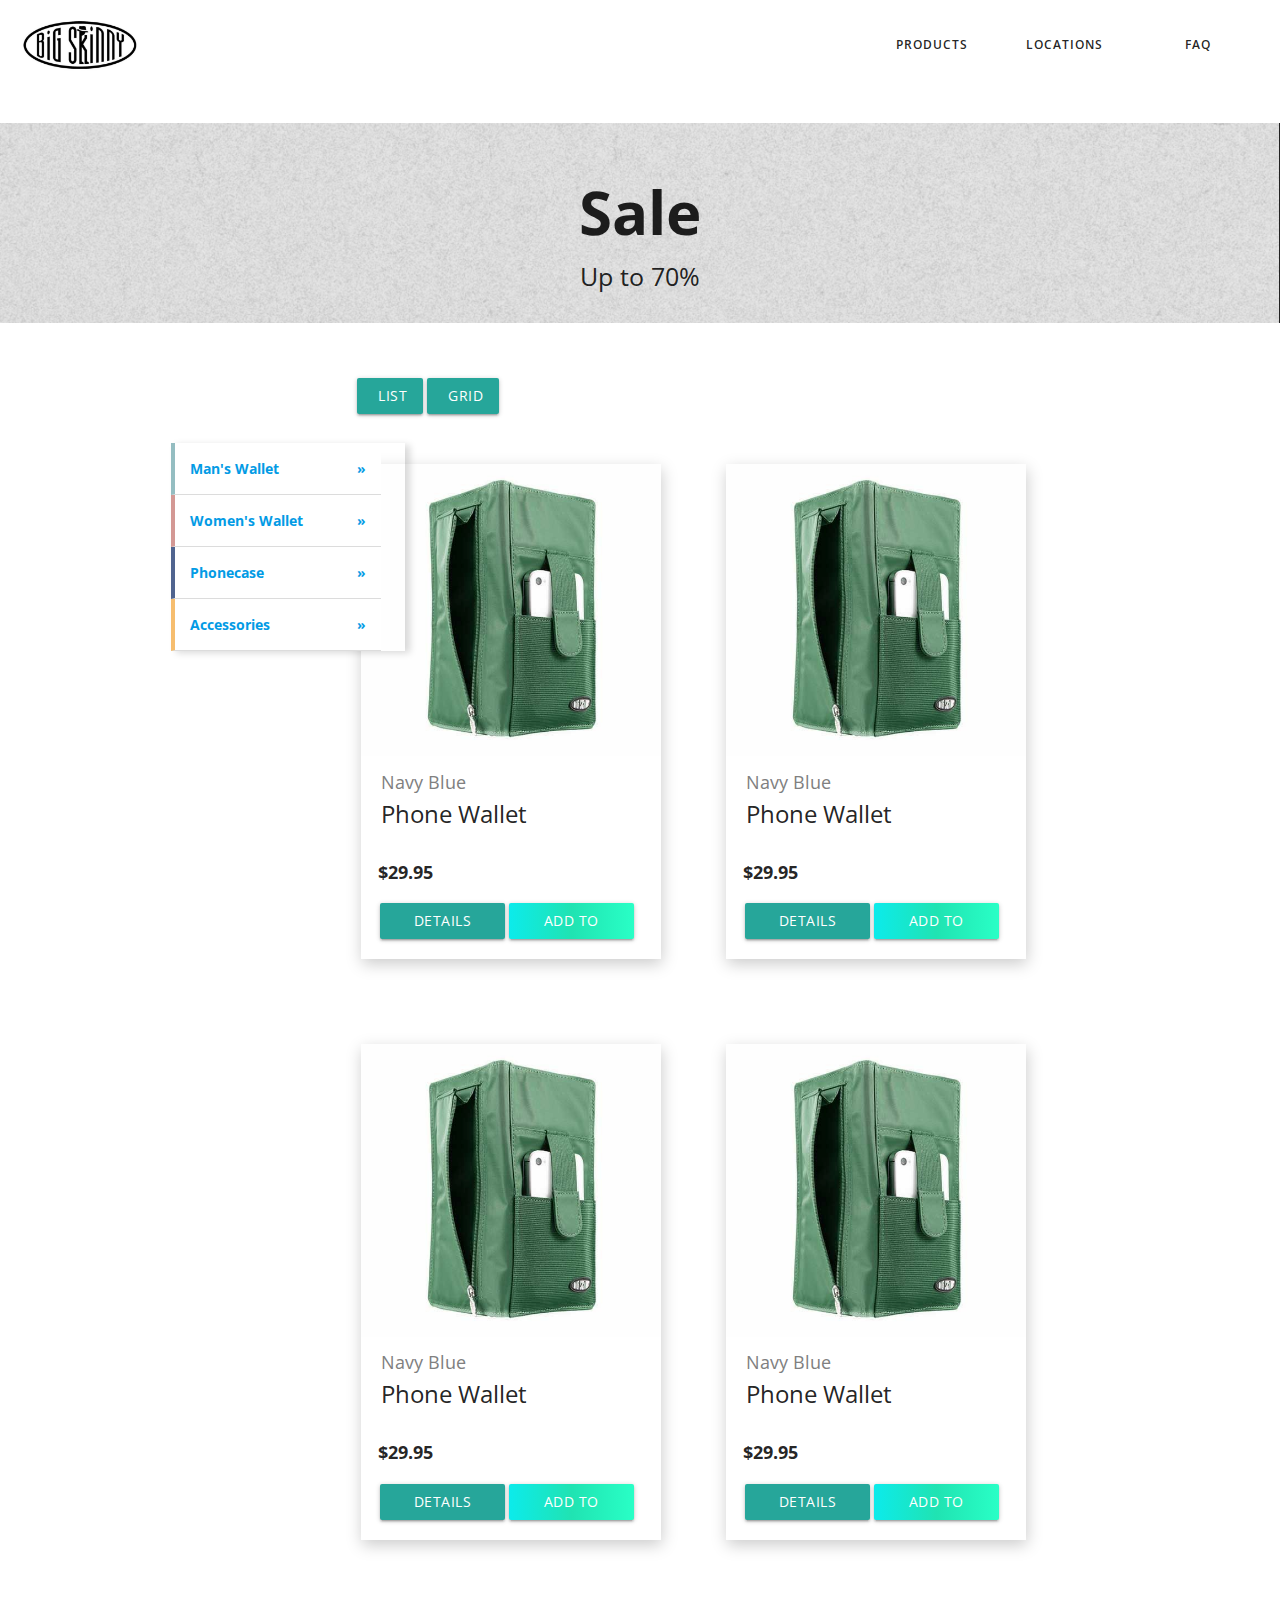
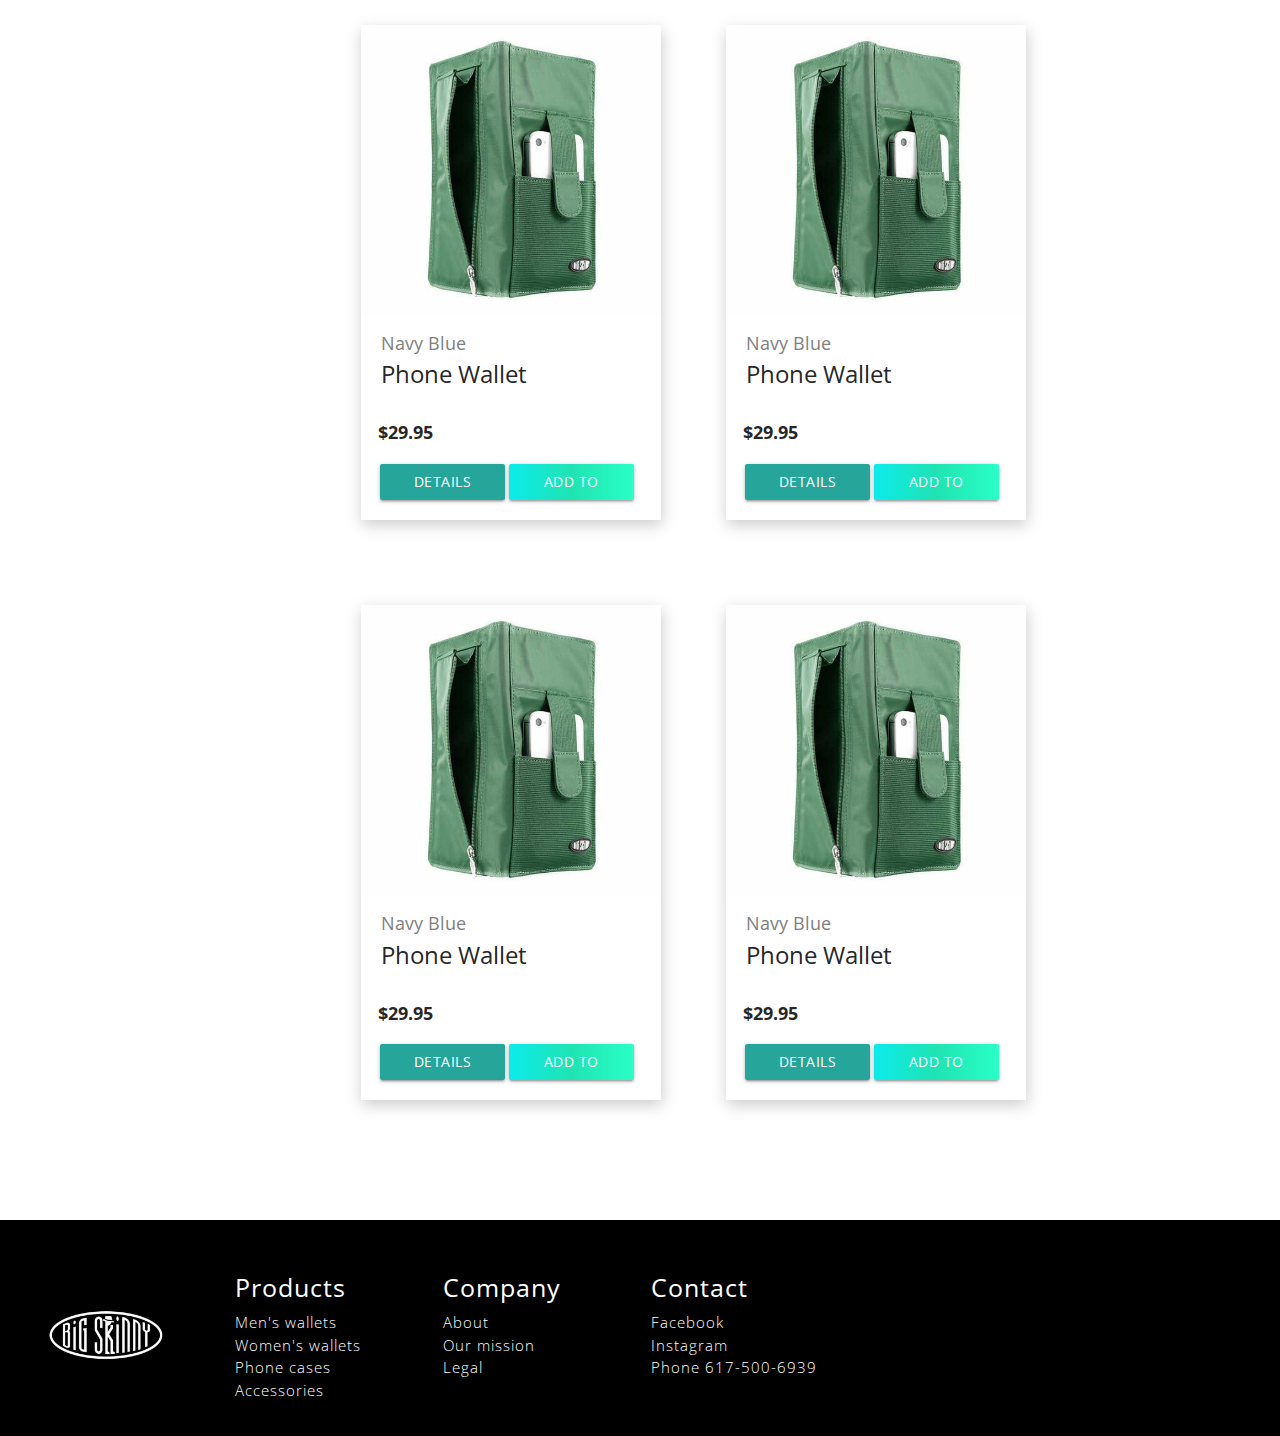
<file: product_phonecase.html>
<!DOCTYPE html>

<html>
<head>
    <meta charset="utf-8" />
    <meta http-equiv="X-UA-Compatible" content="IE=edge">
    <title>Big Skinny</title>
    <meta name="viewport" content="width=device-width, initial-scale=1">
    <link rel="stylesheet" type="text/css" media="screen" href="css/men.css" />
    <link rel="stylesheet" type="text/css" media="screen" href="css/slider.css" />
    <script src="scripts/index.js"></script>
    <link rel="stylesheet" href="https://cdnjs.cloudflare.com/ajax/libs/materialize/1.0.0/css/materialize.min.css">

    Compiled and minified JavaScript
    <script src="https://cdnjs.cloudflare.com/ajax/libs/materialize/1.0.0/js/materialize.min.js"></script>
    <script src="https://wchat.freshchat.com/js/widget.js"></script>

    <script type="text/javascript" src="js/jquery-3.3.1.min.js"></script>
    <script type="text/javascript" src="js/scripts.js"></script>
    <script type="text/javascript" src="js/jquery-ui.js"></script>
    <script type="text/javascript" src="js/jquery.lightbox.min.js"></script>



</head>


<body>
  <div class="menu">
    <div class="inner">
      <a href="index.html"><img src="css/logo.jpg" class="logo" alt=""/></a>
      <div class="menu-itms">
        <div class="menu-itm">Products</div>
        <div class="menu-itm">Locations</div>
        <div class="menu-itm">FAQ</div>
      </div>
    </div>
  </div>


  <div id = "sale_info">
    <img src="css/sale.png" alt="Photo" width = 100% height = 200px />
      <div class="centered">
        <h3>Sale</h3>
        <h5>Up to 70%</h5>
      </div>
  </div>



  <div class="content">
<!-- cited from codepen -->
    <div class="row" style="padding:0;">
      <div class = "col s1">
        <div id="left_nav">
          <ul class="nav">
             <li><a href="product_men.html" class="current">Man's Wallet<span class="arrow">»</span></a ></li>
                <li><a href="product_women.html">Women's Wallet<span class="arrow">»</span></a ></li>
                <li><a href="product_phonecase.html">Phonecase<span class="arrow">»</span></a ></li>
             <li><a href="product_accessories.html">Accessories<span class="arrow">&emsp;&emsp;»</span></a ></li>
          </ul>
       </div>
      </div>

      <div class="col s11">
        <div class="container">
    <div class="well well-sm">
        <div id="view" class="btn-group">
            <a href="#" id="list" class="btn btn-default btn-sm"><span class="glyphicon glyphicon-th-list">
            </span>List</a> <a href="#" id="grid" class="btn btn-default btn-sm"><span
                class="glyphicon glyphicon-th"></span>Grid</a>
        </div>
        <br>
        <br>

    <div id="products" class="row list-group">
        <div class="item col-md-3">
            <div class="thumbnail">
                <img class="group list-group-image" src="images/phone.png" width = 300/>
              <div class="category">
                <h5 class="category-name">Navy Blue</h5>
              </div>
                <div class="caption">
                    <h4 class="inner-heading">
                        Phone Wallet</h4>
                    <div class="row">
                        <div>
                            <p class="lead">
                                $29.95</p>
                        </div>
                        <br>
                    <div class="btn-group">
                            <a class="btn btn-details" href="">Details</a>
                            <a class="btn btn-success" href="">Add to cart</a>
                      </div>
                 </div>
              </div>
              </div>
            </div>
<div class="item col-md-3">
            <div class="thumbnail">
                <img class="group list-group-image" src="images/phone.png" width = 300/>
              <div class="category">
                <h5 class="category-name">Navy Blue</h5>
              </div>
                <div class="caption">
                    <h4 class="inner-heading">
                        Phone Wallet</h4>
                    <div class="row">
                        <div>
                            <p class="lead">
                                $29.95</p>
                        </div>
                        <br>
                    <div class="btn-group">
                            <a class="btn btn-details" href="">Details</a>
                            <a class="btn btn-success" href="">Add to cart</a>
                      </div>
                 </div>
              </div>
              </div>
            </div>
<div class="item col-md-3">
            <div class="thumbnail">
                <img class="group list-group-image" src="images/phone.png" width = 300/>
              <div class="category">
                <h5 class="category-name">Navy Blue</h5>
              </div>
                <div class="caption">
                    <h4 class="inner-heading">
                        Phone Wallet</h4>
                    <div class="row">
                        <div>
                            <p class="lead">
                                $29.95</p>
                        </div>
                        <br>
                    <div class="btn-group">
                            <a class="btn btn-details" href="">Details</a>
                            <a class="btn btn-success" href="">Add to cart</a>
                      </div>
                 </div>
              </div>
              </div>
            </div>
        <div class="item col-md-3">
            <div class="thumbnail">
                <img class="group list-group-image" src="images/phone.png" width = 300/>
              <div class="category">
                <h5 class="category-name">Navy Blue</h5>
              </div>
                <div class="caption">
                    <h4 class="inner-heading">
                        Phone Wallet</h4>
                    <div class="row">
                        <div>
                            <p class="lead">
                                $29.95</p>
                        </div>
                        <br>
                    <div class="btn-group">
                            <a class="btn btn-details" href="">Details</a>
                            <a class="btn btn-success" href="">Add to cart</a>
                      </div>
                 </div>
              </div>
              </div>
            </div>
   <div class="item col-md-3">
            <div class="thumbnail">
                <img class="group list-group-image" src="images/phone.png" width = 300/>
              <div class="category">
                <h5 class="category-name">Navy Blue</h5>
              </div>
                <div class="caption">
                    <h4 class="inner-heading">
                        Phone Wallet</h4>
                    <div class="row">
                        <div>
                            <p class="lead">
                                $29.95</p>
                        </div>
                        <br>
                    <div class="btn-group">
                            <a class="btn btn-details" href="">Details</a>
                            <a class="btn btn-success" href="">Add to cart</a>
                      </div>
                 </div>
              </div>
              </div>
            </div>
<div class="item col-md-3">
            <div class="thumbnail">
                <img class="group list-group-image" src="images/phone.png" width = 300/>
              <div class="category">
                <h5 class="category-name">Navy Blue</h5>
              </div>
                <div class="caption">
                    <h4 class="inner-heading">
                        Phone Wallet</h4>
                    <div class="row">
                        <div>
                            <p class="lead">
                                $29.95</p>
                        </div>
                        <br>
                    <div class="btn-group">
                            <a class="btn btn-details" href="">Details</a>
                            <a class="btn btn-success" href="">Add to cart</a>
                      </div>
                 </div>
              </div>
              </div>
            </div>
<div class="item col-md-3">
            <div class="thumbnail">
                <img class="group list-group-image" src="images/phone.png" width = 300/>
              <div class="category">
                <h5 class="category-name">Navy Blue</h5>
              </div>
                <div class="caption">
                    <h4 class="inner-heading">
                        Phone Wallet</h4>
                    <div class="row">
                        <div>
                            <p class="lead">
                                $29.95</p>
                        </div>
                        <br>
                    <div class="btn-group">
                            <a class="btn btn-details" href="">Details</a>
                            <a class="btn btn-success" href="">Add to cart</a>
                      </div>
                 </div>
              </div>
              </div>
            </div>
<div class="item col-md-3">
            <div class="thumbnail">
                <img class="group list-group-image" src="images/phone.png" width = 300/>
              <div class="category">
                <h5 class="category-name">Navy Blue</h5>
              </div>
                <div class="caption">
                    <h4 class="inner-heading">
                        Phone Wallet</h4>
                    <div class="row">
                        <div>
                            <p class="lead">
                                $29.95</p>
                        </div>
                        <br>
                    <div class="btn-group">
                            <a class="btn btn-details" href="">Details</a>
                            <a class="btn btn-success" href="">Add to cart</a>
                      </div>
                 </div>
              </div>
              </div>
            </div>
          </div>

        </div>




      </div>


    </div>


</div>


</div>

<div class="footer">
    <div class="row">
      <div class="col m2 s6">
        <a href="index.html"><img src="css/logo.jpg" class="logo-i" alt=""/></a>
      </div>
      <div class="col m2 s6" style="padding-top:1.5em;">
        <h5>Products</h5>
        <a href="" style="color:#fff;">Men's wallets</a><br/>
        <a href="" style="color:#fff;">Women's wallets</a><br/>
        <a href="" style="color:#fff;">Phone cases</a><br/>
        <a href="" style="color:#fff;">Accessories</a>
      </div>
      <div class="col m2 s6" style="padding-top:1.5em;">
        <h5>Company</h5>
        <a href="" style="color:#fff;">About</a><br/>
        <a href="" style="color:#fff;">Our mission</a><br/>
        <a href="" style="color:#fff;">Legal</a>
      </div>
      <div class="col m2 s6" style="padding-top:1.5em;">
        <h5>Contact</h5>
        <a href="" style="color:#fff;">Facebook</a><br/>
        <a href="" style="color:#fff;">Instagram</a><br/>
        <a href="" style="color:#fff;">Phone 617-500-6939</a>
      </div>
    </div>
  </div>

          


</body>

</html>
</file>
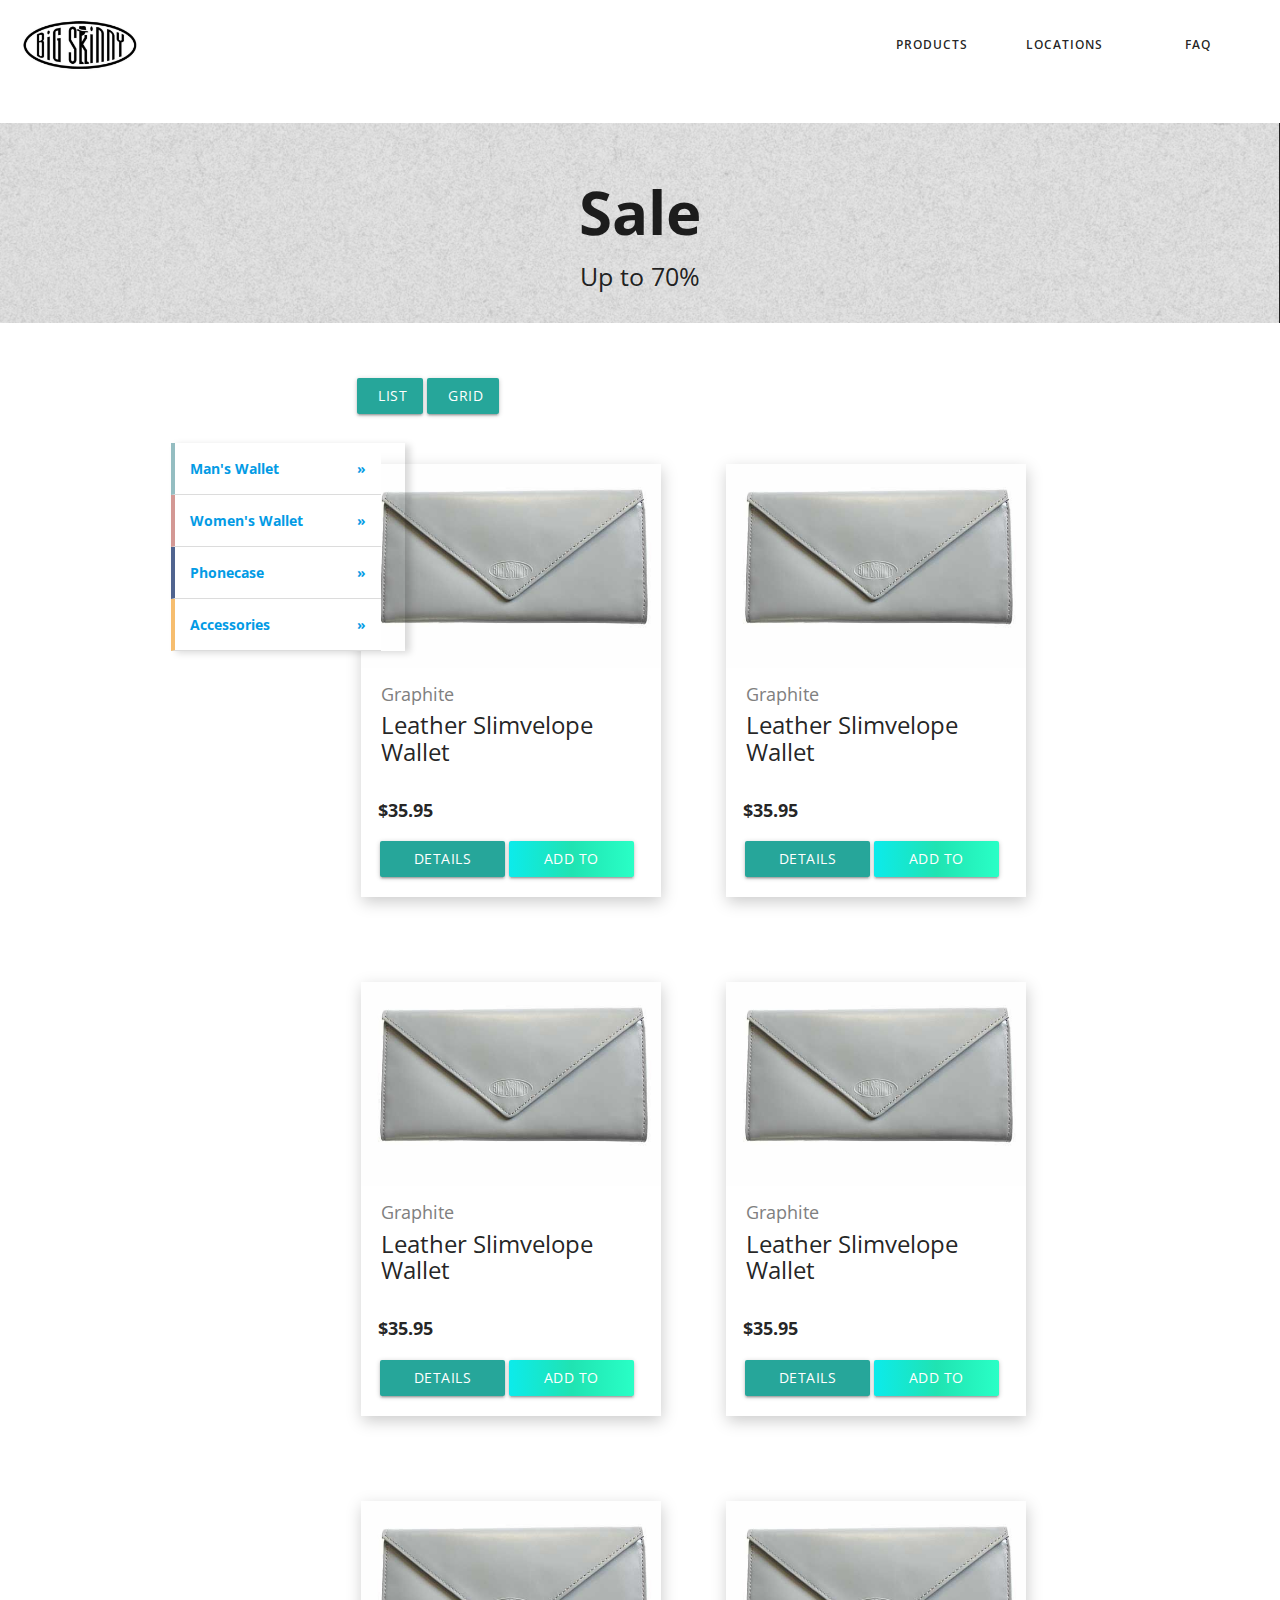
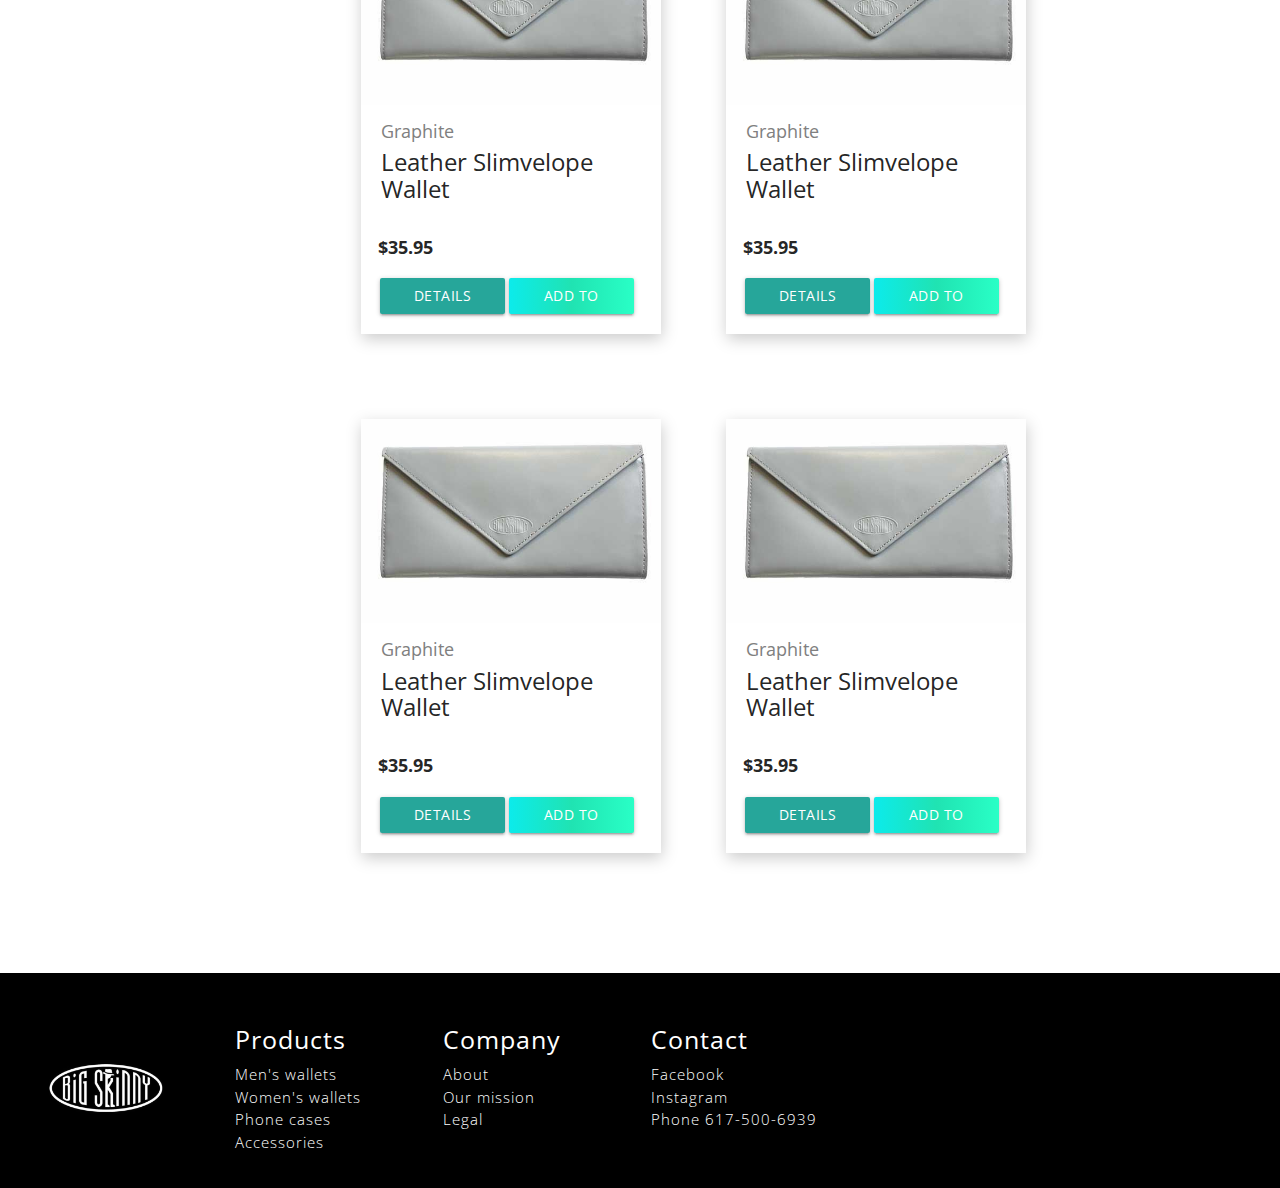
<file: product_women.html>
<!DOCTYPE html>

<html>
<head>
    <meta charset="utf-8" />
    <meta http-equiv="X-UA-Compatible" content="IE=edge">
    <title>Big Skinny</title>
    <meta name="viewport" content="width=device-width, initial-scale=1">
    <link rel="stylesheet" type="text/css" media="screen" href="css/men.css" />
    <link rel="stylesheet" type="text/css" media="screen" href="css/slider.css" />
    <script src="scripts/index.js"></script>
    <link rel="stylesheet" href="https://cdnjs.cloudflare.com/ajax/libs/materialize/1.0.0/css/materialize.min.css">

    Compiled and minified JavaScript
    <script src="https://cdnjs.cloudflare.com/ajax/libs/materialize/1.0.0/js/materialize.min.js"></script>
    <script src="https://wchat.freshchat.com/js/widget.js"></script>

    <script type="text/javascript" src="js/jquery-3.3.1.min.js"></script>
    <script type="text/javascript" src="js/scripts.js"></script>
    <script type="text/javascript" src="js/jquery-ui.js"></script>
    <script type="text/javascript" src="js/jquery.lightbox.min.js"></script>



</head>


<body>
  <div class="menu">
    <div class="inner">
      <a href="index.html"><img src="css/logo.jpg" class="logo" alt=""/></a>
      <div class="menu-itms">
        <div class="menu-itm">Products</div>
        <div class="menu-itm">Locations</div>
        <div class="menu-itm">FAQ</div>
      </div>
    </div>
  </div>


  <div id = "sale_info">
    <img src="css/sale.png" alt="Photo" width = 100% height = 200px />
      <div class="centered">
        <h3>Sale</h3>
        <h5>Up to 70%</h5>
      </div>
  </div>



  <div class="content">

    <div class="row" style="padding:0;">
      <div class = "col s1">
        <div id="left_nav">
          <ul class="nav">
             <li><a href="product_men.html" class="current">Man's Wallet<span class="arrow">»</span></a ></li>
                <li><a href="product_women.html">Women's Wallet<span class="arrow">»</span></a ></li>
                <li><a href="product_phonecase.html">Phonecase<span class="arrow">»</span></a ></li>
             <li><a href="product_accessories.html">Accessories<span class="arrow">&emsp;&emsp;»</span></a ></li>
          </ul>
       </div>
      </div>
<!-- cited from codepen -->
      <div class="col s11">
        <div class="container">
    <div class="well well-sm">
        <div id="view" class="btn-group">
            <a href="#" id="list" class="btn btn-default btn-sm"><span class="glyphicon glyphicon-th-list">
            </span>List</a> <a href="#" id="grid" class="btn btn-default btn-sm"><span
                class="glyphicon glyphicon-th"></span>Grid</a>
        </div>
        <br>
        <br>

    <div id="products" class="row list-group">
        <div class="item col-md-3">
            <div class="thumbnail">
                <img class="group list-group-image" src="images/wleather.png" width = 300/>
              <div class="category">
                <h5 class="category-name">Graphite</h5>
              </div>
                <div class="caption">
                    <h4 class="inner-heading">
                        Leather Slimvelope Wallet</h4>
                    <div class="row">
                        <div>
                            <p class="lead">
                                $35.95</p>
                        </div>
                        <br>
                    <div class="btn-group">
                            <a class="btn btn-details" href="">Details</a>
                            <a class="btn btn-success" href="">Add to cart</a>
                      </div>
                 </div>
              </div>
              </div>
            </div>
<div class="item col-md-3">
            <div class="thumbnail">
                <img class="group list-group-image" src="images/wleather.png" width = 300/>
              <div class="category">
                <h5 class="category-name">Graphite</h5>
              </div>
                <div class="caption">
                    <h4 class="inner-heading">
                        Leather Slimvelope Wallet</h4>
                    <div class="row">
                        <div>
                            <p class="lead">
                                $35.95</p>
                        </div>
                        <br>
                    <div class="btn-group">
                            <a class="btn btn-details" href="">Details</a>
                            <a class="btn btn-success" href="">Add to cart</a>
                      </div>
                 </div>
              </div>
              </div>
            </div>
<div class="item col-md-3">
            <div class="thumbnail">
                <img class="group list-group-image" src="images/wleather.png" width = 300/>
              <div class="category">
                <h5 class="category-name">Graphite</h5>
              </div>
                <div class="caption">
                    <h4 class="inner-heading">
                        Leather Slimvelope Wallet</h4>
                    <div class="row">
                        <div>
                            <p class="lead">
                                $35.95</p>
                        </div>
                        <br>
                    <div class="btn-group">
                            <a class="btn btn-details" href="">Details</a>
                            <a class="btn btn-success" href="">Add to cart</a>
                      </div>
                 </div>
              </div>
              </div>
            </div>
        <div class="item col-md-3">
            <div class="thumbnail">
                <img class="group list-group-image" src="images/wleather.png" width = 300/>
              <div class="category">
                <h5 class="category-name">Graphite</h5>
              </div>
                <div class="caption">
                    <h4 class="inner-heading">
                        Leather Slimvelope Wallet</h4>
                    <div class="row">
                        <div>
                            <p class="lead">
                                $35.95</p>
                        </div>
                        <br>
                    <div class="btn-group">
                            <a class="btn btn-details" href="">Details</a>
                            <a class="btn btn-success" href="">Add to cart</a>
                      </div>
                 </div>
              </div>
              </div>
            </div>
   <div class="item col-md-3">
            <div class="thumbnail">
                <img class="group list-group-image" src="images/wleather.png" width = 300/>
              <div class="category">
                <h5 class="category-name">Graphite</h5>
              </div>
                <div class="caption">
                    <h4 class="inner-heading">
                        Leather Slimvelope Wallet</h4>
                    <div class="row">
                        <div>
                            <p class="lead">
                                $35.95</p>
                        </div>
                        <br>
                    <div class="btn-group">
                            <a class="btn btn-details" href="">Details</a>
                            <a class="btn btn-success" href="">Add to cart</a>
                      </div>
                 </div>
              </div>
              </div>
            </div>
<div class="item col-md-3">
            <div class="thumbnail">
                <img class="group list-group-image" src="images/wleather.png" width = 300/>
              <div class="category">
                <h5 class="category-name">Graphite</h5>
              </div>
                <div class="caption">
                    <h4 class="inner-heading">
                        Leather Slimvelope Wallet</h4>
                    <div class="row">
                        <div>
                            <p class="lead">
                                $35.95</p>
                        </div>
                        <br>
                    <div class="btn-group">
                            <a class="btn btn-details" href="">Details</a>
                            <a class="btn btn-success" href="">Add to cart</a>
                      </div>
                 </div>
              </div>
              </div>
            </div>
<div class="item col-md-3">
            <div class="thumbnail">
                <img class="group list-group-image" src="images/wleather.png" width = 300/>
              <div class="category">
                <h5 class="category-name">Graphite</h5>
              </div>
                <div class="caption">
                    <h4 class="inner-heading">
                        Leather Slimvelope Wallet</h4>
                    <div class="row">
                        <div>
                            <p class="lead">
                                $35.95</p>
                        </div>
                        <br>
                    <div class="btn-group">
                            <a class="btn btn-details" href="">Details</a>
                            <a class="btn btn-success" href="">Add to cart</a>
                      </div>
                 </div>
              </div>
              </div>
            </div>
<div class="item col-md-3">
            <div class="thumbnail">
                <img class="group list-group-image" src="images/wleather.png" width = 300/>
              <div class="category">
                <h5 class="category-name">Graphite</h5>
              </div>
                <div class="caption">
                    <h4 class="inner-heading">
                        Leather Slimvelope Wallet</h4>
                    <div class="row">
                        <div>
                            <p class="lead">
                                $35.95</p>
                        </div>
                        <br>
                    <div class="btn-group">
                            <a class="btn btn-details" href="">Details</a>
                            <a class="btn btn-success" href="">Add to cart</a>
                      </div>
                 </div>
              </div>
              </div>
            </div>
          </div>

        </div>




      </div>


    </div>


</div>


</div>

<div class="footer">
    <div class="row">
      <div class="col m2 s6">
        <a href="index.html"><img src="css/logo.jpg" class="logo-i" alt=""/></a>
      </div>
      <div class="col m2 s6" style="padding-top:1.5em;">
        <h5>Products</h5>
        <a href="" style="color:#fff;">Men's wallets</a><br/>
        <a href="" style="color:#fff;">Women's wallets</a><br/>
        <a href="" style="color:#fff;">Phone cases</a><br/>
        <a href="" style="color:#fff;">Accessories</a>
      </div>
      <div class="col m2 s6" style="padding-top:1.5em;">
        <h5>Company</h5>
        <a href="" style="color:#fff;">About</a><br/>
        <a href="" style="color:#fff;">Our mission</a><br/>
        <a href="" style="color:#fff;">Legal</a>
      </div>
      <div class="col m2 s6" style="padding-top:1.5em;">
        <h5>Contact</h5>
        <a href="" style="color:#fff;">Facebook</a><br/>
        <a href="" style="color:#fff;">Instagram</a><br/>
        <a href="" style="color:#fff;">Phone 617-500-6939</a>
      </div>
    </div>
  </div>   


          


</body>

</html>
</file>
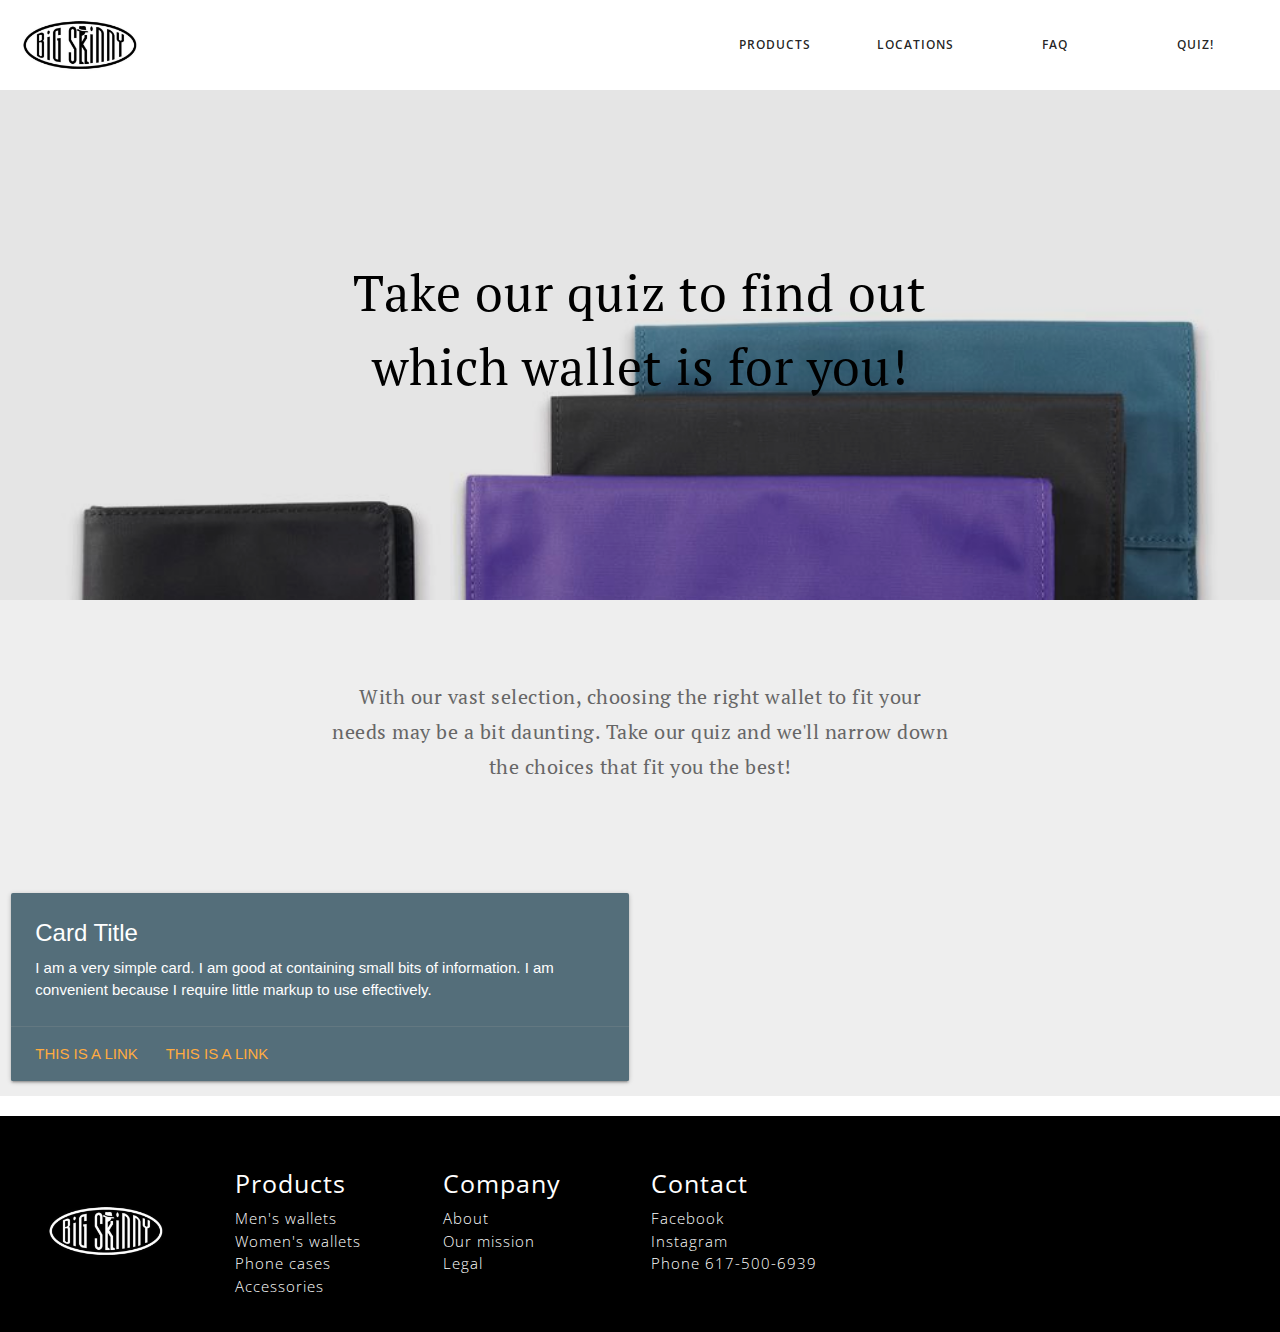
<file: quiz.html>
<!DOCTYPE html>
<html>
<head>
    <meta charset="utf-8" />
    <meta http-equiv="X-UA-Compatible" content="IE=edge">
    <title>Big Skinny</title>
    <meta name="viewport" content="width=device-width, initial-scale=1">
    <link rel="stylesheet" type="text/css" media="screen" href="css/index.css" />
    <script src="scripts/index.js"></script>
    <link rel="stylesheet" href="https://cdnjs.cloudflare.com/ajax/libs/materialize/1.0.0/css/materialize.min.css">

    <!-- Compiled and minified JavaScript -->
    <script src="https://cdnjs.cloudflare.com/ajax/libs/materialize/1.0.0/js/materialize.min.js"></script>
    <script src="https://wchat.freshchat.com/js/widget.js"></script>
</head>
<body>
  <div class="menu">
    <div class="inner">
      <a href="index.html"><img src="css/logo.jpg" class="logo" alt=""/></a>
      <div class="menu-itms">
        <div class="menu-itm">Products</div>
        <div class="menu-itm">Locations</div>
        <div class="menu-itm">FAQ</div>
        <div class="menu-itm">Quiz!</div>
      </div>
    </div>
  </div>
  <div class="main">
    <div class="header">
      <div class="heading">
        Take our quiz to find out which wallet is for you!
      </div>
    </div>
    <div class="row">
      <div class="col m6 offset-m3 s10 offset-s1">
        <p class="body-text" style="font-family: 'PT Serif';margin-top:80px;margin-bottom:80px; text-align: center; line-height: 1.8em;">
            With our vast selection, choosing the right wallet to fit your needs
            may be a bit daunting. Take our quiz and we'll narrow down the choices
            that fit you the best! 
        </p>
      </div>
    </div>
     <div class="row">
        <div class="col s12 m6">
          <div class="card blue-grey darken-1">
            <div class="card-content white-text">
              <span class="card-title">Card Title</span>
              <p>I am a very simple card. I am good at containing small bits of information.
              I am convenient because I require little markup to use effectively.</p>
            </div>
            <div class="card-action">
              <a href="#">This is a link</a>
              <a href="#">This is a link</a>
            </div>
          </div>
        </div>
      </div>
  </div>
  <div class="footer">
    <div class="row">
      <div class="col m2 s6">
        <a href="index.html"><img src="css/logo.jpg" class="logo-i" alt=""/></a>
      </div>
      <div class="col m2 s6" style="padding-top:1.5em;">
        <h5>Products</h5>
        <a href="" style="color:#fff;">Men's wallets</a><br/>
        <a href="" style="color:#fff;">Women's wallets</a><br/>
        <a href="" style="color:#fff;">Phone cases</a><br/>
        <a href="" style="color:#fff;">Accessories</a>
      </div>
      <div class="col m2 s6" style="padding-top:1.5em;">
        <h5>Company</h5>
        <a href="" style="color:#fff;">About</a><br/>
        <a href="" style="color:#fff;">Our mission</a><br/>
        <a href="" style="color:#fff;">Legal</a>
      </div>
      <div class="col m2 s6" style="padding-top:1.5em;">
        <h5>Contact</h5>
        <a href="" style="color:#fff;">Facebook</a><br/>
        <a href="" style="color:#fff;">Instagram</a><br/>
        <a href="" style="color:#fff;">Phone 617-500-6939</a>
      </div>
    </div>
  </div>
  <script>
      window.fcWidget.init({
        token: "c1f9d6b3-979a-426c-981f-5eb7951e79f7",
        host: "https://wchat.freshchat.com"
      });
  </script>
</body>
</html>
</file>
<file: css/index.css>
@import url('https://fonts.googleapis.com/css?family=Noto+Sans|Open+Sans:300,400|PT+Serif|Roboto+Slab|Rubik|Source+Sans+Pro');
body{
    margin: 0;
    padding: 0;
}
a{
    text-decoration: none;
    color: inherit;
}
.inner{
    position: relative;
    height: 100%;
    width: 100%;
}
.menu{
    position: absolute;
    top: 0;
    left: 0;
    width: 100vw;
    height: 90px;
    background: #fff;
}
.menu-itms{
    position: absolute;
    right: 20px;
    top: 0;
    width: 560px;
    display: flex;
    flex-direction: row;
}
.menu-itm{
    position: relative;
    height: 90px;
    width: 130px;
    margin-left: 10px;
    text-align: center;
    line-height: 90px;
    background: #fff;
    font-family: 'Open Sans', sans-serif;
    letter-spacing: 1px;
    font-weight: 600;
    font-size: .8em;
    text-transform: uppercase;
    cursor: pointer;
}
.menu-itm:hover{
    color: tomato;
}
.logo{
    position: relative;
    height: 70px;
    margin-top: 10px;
    margin-left: 10px;
}
.logo-i{
    filter: invert(100%);
    height: 70px;
    margin-top: 65px;
    margin-left: 10px;
}
.main{
    background: url('css/pattern.jpg') fixed center center;
    background: #eee;
    background-repeat: repeat;
}
.header{
    width: 100vw;
    height: 600px;
    background: linear-gradient(rgba(0,0,0,0.1), rgba(0,0,0,0.1)), url(back.jpg) fixed center center;
    background-size: cover;
    background-position-y: -80px;
}
.heading{
    position: absolute;
    top: 330px;
    left: 50vw;
    transform: translate(-50%,-50%);
    font-family: 'PT Serif';
    font-size: 3.3em;
    width: 600px;
    color: #000;
    text-align: center;
    letter-spacing: 1px;
}
.button{
    position: relative;
    margin: auto;
    margin-top: 30px;
    height: 35px;
    line-height: 35px;
    width: 110px;
    background: #fff;
    font-family: 'Open Sans', sans-serif;
    letter-spacing: 1px;
    font-weight: 600;
    font-size: .25em;
    color: #000;
    text-transform: uppercase;
    cursor: pointer;
}
.body-text{
    position: relative;
    font-size: 1.3em;
    color: #666;
    letter-spacing: .5px;
}
.grid{
    position: relative;
    width: 100%;
    height: 50vh;
    padding: 1.5em;
    font-size: 1.6em;
    font-family: 'PT Serif';
    color: #fff;
    background-size: cover;
    letter-spacing: 1px;
}
.arrow{
    cursor: pointer;
}
.arrow:hover{
    padding-right: 5px;
}
.footer{
    font-family: 'Open Sans', sans-serif;
    letter-spacing: 1px;
    font-weight: 300;
    font-size: 1em;
    position: relative;
    background: #000;
    color: #fff;
    padding: 1em;
}
.collapsible li .collapsible-header{
    padding: 1.5em;
}
@media (max-width: 500px)
{
    .menu-itms{
        display: none;
    }
    .heading{
        width: 400px;
    }
    .header{
        background-position-y: 140px;
    }
}
/* Locations */

#map{
    position: relative;
    width: 100%;
    height: 90vh;
    margin-top: 30px;
}

/* About */
.inn{
    position: relative;
    background: linear-gradient(rgba(0,0,0,0.45), rgba(0,0,0,0.45)), url('back2.jpg') center center;
    background-size: cover; 
}
</file>
<file: css/detail.css>
body{
  margin: 0;
  padding: 0;
  border: 0;
  
  /*background-color: #EEEEEE;*/
  color: #444;
  font-family: "Helvetica", sans-serif;
  height: 100%;
  width: 100%;
}

.main{
  margin-top: 100px;
}

*{
  box-sizing: border-box;
}

h1, h2, h3, h4, h5, h6{
  margin: 0;
  padding: 0;
  border: 0;
}

h1{
  font-size: 130%;
}

h2{
  color: #aaa;
  font-size: 18px;
  font-weight: 400;
}


p{
  font-size: 12px;
  line-height: 1.5;
}

/*.wrapper{
  padding: 20px 0px;
}*/

.nav{
  background-color: #eee;
  width: 100%;
  text-align: center;
  padding: 20px 3% 70px 3%;
  /*padding: 0px 3%;*/
}

.nav .logo{
  display: inline-block;
  float: left;
  width: auto;
}

.nav .logo img{
  width: 120px;
}

.nav .nav-links{
  display: inline-block;
  text-align: center;
  margin: 0 auto;
}

.nav-links a{
  color: #000;
  font-size: 12px;
  text-decoration: none;
  margin: 0px 15px;
}

.nav-links a:hover{
  border-bottom: 2px solid #000;
}

.nav .cart-icon{
  color: #444;
  display: inline-block;
  float: right;
}

.product{
  background-color: #eee;
  border-bottom: 1px solid #ddd;
  clear: both;
  padding: 0px 10% 70px 10%;
}

.group:after {
  content: "";
  display: table;
  clear: both;
}


.col-1-2{
  width: 50%;
  height: 100%;
  float: left;
}

.product-image{
 width:400px;
 margin-top: 100px;
 margin-left:50px;
 margin-right: 300px;
}

.product-image .bg{
  background-size: cover;
  background-position: center top;
  width: 100%;
  min-height: 450px;
}

.p{
  font-size: 20px;
}

.product-image .indicator{
  text-align:center;
}

.product-image .dot{
  margin-top: -300px;
  background-color: #aaa;
  border-radius: 50%;
  cursor: pointer;
  display: inline-block;
  margin-right: 5px;
  width: 5px;
  height: 5px;
  transition: all 400ms ease;
}

.dot:hover{
  background-color: #444;
}

.product-info{
  padding: 0px 8%;
}

.product-info h1{
  margin-bottom: 5px;
}

.product-info h2{
  margin-bottom: 50px;
}

.product-info .select-dropdown{
  display: inline-block;
  margin-right: 10px;
  position: relative;
  width: auto;
  float: left;
}

.product-info select{
  cursor: pointer;
  margin-bottom: 20px;
  padding: 12px 92px 12px 15px;
  background-color: #fff;
  border: none;
  border-radius: 2px;
  color: #aaa;
  font-size: 12px;
  -webkit-appearance: none;
     -moz-appearance: none;
          appearance: none;
}

select:active, select:focus {
  outline: none;
  box-shadow: none;
}

.select-dropdown:after {
    content: " ";
  cursor: pointer;
    position: absolute;
    top: 30%;
  right: 10%;
    width: 0; 
    height: 0; 
    border-left: 5px solid transparent;
    border-right: 5px solid transparent;
    border-top: 5px solid #aaa;
  }

.product-info a.add-btn{
  background-color: #444;
  border-radius: 2px;
  color: #eee;
  display: inline-block;
  font-size: 14px;
  margin-bottom: 30px;
  padding: 15px 100px;
  text-align: center;
  text-decoration: none;
  transition: all 400ms ease;
}

a.add-btn:hover{
  background-color: #555;
}

.product-info p{
  margin-bottom: 30px;
}

.product-info p a{
  border-bottom: 1px dotted #444;
  color: #444;
  font-weight: 700;
  text-decoration: none;
  transition: all 400ms ease;
}

.product-info p a:hover{
  opacity: .7;
}

.product-info ul{
  font-size: 12px;
  padding: 0;
  margin-bottom: 50px;
}

.product-info li{
  list-style-type: none;
  margin-bottom: 5px;
}

.product-info li::before{
  content:"\2022";
  margin-right: 20px;
}


.product-info a.share-link{
  color: #aaa;
  font-size: 11px;
  margin-right: 30px;
  text-decoration: none;
}

.product-info a.share-link:hover{
  border-bottom: 2px solid #aaa;
}

footer{
	background-color: #212121;
	clear: both;
	width: 100%;
	padding: 20px 10% 10px 10%;
	text-align: center;
	vertical-align: middle;
}

footer img{
	display: inline-block;
	height: 20px;
	width: auto;
	margin-bottom: 10px;
	margin-right: 10px;
	vertical-align: middle;
}

footer h3{
  color: #bbb;
  font-size: 12px;
  font-weight: 700;
	display: inline-block;
	height: 20px;
  letter-spacing: .8px;
	margin-bottom: 0px;
  text-transform: uppercase;
	vertical-align: middle;
}
</file>
<file: css/men.css>
@import url('https://fonts.googleapis.com/css?family=Noto+Sans|Open+Sans:300,400|PT+Serif|Roboto+Slab|Rubik|Source+Sans+Pro');
*{
    transition: all ease .4s;
}
body{
    margin: 0;
    padding: 0;
}
a{
    text-decoration: none;
    color: inherit;
}
.inner{
    position: relative;
    height: 100%;
    width: 100%;
}
.menu{
    position: absolute;
    top: 0;
    left: 0;
    width: 100vw;
    height: 90px;
    background: #fff;
}
.menu-itms{
    position: absolute;
    right: 20px;
    top: 0;
    width: 400px;
    display: flex;
    flex-direction: row;
}
.menu-itm{
    position: relative;
    height: 90px;
    width: 130px;
    margin-left: 10px;
    text-align: center;
    line-height: 90px;
    background: #fff;
    font-family: 'Open Sans', sans-serif;
    letter-spacing: 1px;
    font-weight: 600;
    font-size: .8em;
    text-transform: uppercase;
    cursor: pointer;
}
.menu-itm:hover{
    color: tomato;
}
.logo{
    position: relative;
    height: 70px;
    margin-top: 10px;
    margin-left: 10px;
}
.logo-i{
    filter: invert(100%);
    height: 70px;
    margin-top: 65px;
    margin-left: 10px;
}
.main{
    background: url('css/pattern.jpg') fixed center center;
    background: #eee;
    background-repeat: repeat;
}
.header{
    width: 100vw;
    height: 600px;
    background: linear-gradient(rgba(0,0,0,0.1), rgba(0,0,0,0.1)), url(back.jpg) fixed center center;
    background-size: cover;
    background-position-y: -80px;
}
.heading{
    position: absolute;
    top: 330px;
    left: 50vw;
    transform: translate(-50%,-50%);
    font-family: 'PT Serif';
    font-size: 3.3em;
    width: 600px;
    color: #000;
    text-align: center;
    letter-spacing: 1px;
}
.button{
    position: relative;
    margin: auto;
    margin-top: 30px;
    height: 35px;
    line-height: 35px;
    width: 110px;
    background: #fff;
    font-family: 'Open Sans', sans-serif;
    letter-spacing: 1px;
    font-weight: 600;
    font-size: .25em;
    color: #000;
    text-transform: uppercase;
    cursor: pointer;
}
.body-text{
    position: relative;
    font-size: 1.3em;
    color: #666;
    letter-spacing: .5px;
}
.grid{
    position: relative;
    width: 100%;
    height: 50vh;
    padding: 1.5em;
    font-size: 1.6em;
    font-family: 'PT Serif';
    color: #fff;
    background-size: cover;
    letter-spacing: 1px;
}

.content{
    margin-top: 50px;
    margin-right: 50px;
}

.arrow{
    cursor: pointer;
}
.arrow:hover{
    padding-right: 5px;
}
.footer{
    font-family: 'Open Sans', sans-serif;
    letter-spacing: 1px;
    font-weight: 300;
    font-size: 1em;
    position: relative;
    background: #000;
    color: #fff;
    padding: 1em;
}
@media (max-width: 500px)
{
    .menu-itms{
        display: none;
    }
    .heading{
        width: 400px;
    }
    .header{
        background-position-y: 140px;
    }
}

#sale_info{
 margin-top: 100px;
 text-align: center;
 position: relative;
}

.centered {
  position: absolute;
  top: 50%;
  left: 50%;
  transform: translate(-50%, -50%);
}

.centered h3{
  font-size: 60px;
  font-weight: bold;
  word-spacing: 30px;
}



.nav {
  text-align: left;
  width: 234px;
  list-style: none;
  padding: 0px;
  position: relative;
  -webkit-box-shadow: 5px 2px 7px rgba(0, 0, 0, 0.15);
  -moz-box-shadow: 5px 2px 7px rgba(0, 0, 0, 0.15);
  box-shadow: 5px 2px 7px rgba(0, 0, 0, 0.15);
}

.nav > li {
  width:210px;
  background: #FFFFFF;
  display: block;
  font-size: 14px;
  padding: 15px 5px 15px 15px;
  cursor: pointer;
  font-weight: bold;
  border-bottom: 1px solid #DCDCDC;
}

.nav > li:hover {
  background: #E6E6E6;
  color: #1B75C4;
}

.nav > li:nth-child(1){
  border-left: 4px solid #94BDC1;
}

.nav > li:nth-child(2){
  border-left: 4px solid #D39894;
}

.nav > li:nth-child(3){
  border-left: 4px solid #50648F;
}


.nav > li:nth-child(4){
  border-left: 4px solid #F6BD6E;
}



.arrow {
  float: right;
  padding: 0px 10px;
}



.nav > li:hover ul {
  display: block;
  opacity: 1;
  visibility: visible;
  -webkit-transition: opacity .5s ease-in-out;
       -moz-transition: opacity .5s ease-in-out;
        -ms-transition: opacity .5s ease-in-out;
         -o-transition: opacity .5s ease-in-out;
            transition: opacity .5s ease-in-out;
}


#left_nav{
 float:left;
 margin-top:50px;
   margin-left: 60px;
}

@import url('https://fonts.googleapis.com/css?family=Noto+Sans|Open+Sans:300,400|PT+Serif|Roboto+Slab|Rubik|Source+Sans+Pro');
*{
    transition: all ease .4s;
}
body{
    margin: 0;
    padding: 0;
}
a{
    text-decoration: none;
    color: inherit;
}
.inner{
    position: relative;
    height: 100%;
    width: 100%;
}
.menu{
    position: absolute;
    top: 0;
    left: 0;
    width: 100vw;
    height: 90px;
    background: #fff;
}
.menu-itms{
    position: absolute;
    right: 20px;
    top: 0;
    width: 400px;
    display: flex;
    flex-direction: row;
}
.menu-itm{
    position: relative;
    height: 90px;
    width: 130px;
    margin-left: 10px;
    text-align: center;
    line-height: 90px;
    background: #fff;
    font-family: 'Open Sans', sans-serif;
    letter-spacing: 1px;
    font-weight: 600;
    font-size: .8em;
    text-transform: uppercase;
    cursor: pointer;
}
.menu-itm:hover{
    color: tomato;
}
.logo{
    position: relative;
    height: 70px;
    margin-top: 10px;
    margin-left: 10px;
}
.logo-i{
    filter: invert(100%);
    height: 70px;
    margin-top: 65px;
    margin-left: 10px;
}
.main{
    background: url('css/pattern.jpg') fixed center center;
    background: #eee;
    background-repeat: repeat;
}
.header{
    width: 100vw;
    height: 600px;
    background: linear-gradient(rgba(0,0,0,0.1), rgba(0,0,0,0.1)), url(back.jpg) fixed center center;
    background-size: cover;
    background-position-y: -80px;
}
.heading{
    position: absolute;
    top: 330px;
    left: 50vw;
    transform: translate(-50%,-50%);
    font-family: 'PT Serif';
    font-size: 3.3em;
    width: 600px;
    color: #000;
    text-align: center;
    letter-spacing: 1px;
}
.button{
    position: relative;
    margin: auto;
    margin-top: 30px;
    height: 35px;
    line-height: 35px;
    width: 110px;
    background: #fff;
    font-family: 'Open Sans', sans-serif;
    letter-spacing: 1px;
    font-weight: 600;
    font-size: .25em;
    color: #000;
    text-transform: uppercase;
    cursor: pointer;
}
.body-text{
    position: relative;
    font-size: 1.3em;
    color: #666;
    letter-spacing: .5px;
}
.grid{
    position: relative;
    width: 100%;
    height: 50vh;
    padding: 1.5em;
    font-size: 1.6em;
    font-family: 'PT Serif';
    color: #fff;
    background-size: cover;
    letter-spacing: 1px;
}
.arrow{
    cursor: pointer;
}
.arrow:hover{
    padding-right: 5px;
}
.footer{
    font-family: 'Open Sans', sans-serif;
    letter-spacing: 1px;
    font-weight: 300;
    font-size: 1em;
    position: relative;
    background: #000;
    color: #fff;
    padding: 1em;
}

@media (max-width: 500px)
{
    .menu-itms{
        display: none;
    }
    .heading{
        width: 400px;
    }
    .header{
        background-position-y: 140px;
    }
}
</file>
<file: css/slider.css>
.glyphicon { margin-right:5px; }
body{
  background:#fff;
  font-family: Open Sans;
}

.content{
  margin-left: 100px;
}



.category{
  position:relative;
  top:-5px;
  left:10px;
  color:#20e3b2;
  font-weight:200;
  margin-bottom:-20px;
}
.well{  
  background:transparent;
  border-style:none;
}
.btn{
  border-style:none;
  
}
.col-md-3:hover{
  box-shadow: 1px 5px 25px #ccc;

}
.thumbnail
{
    margin-bottom: 0px;
    padding: 0px;
    -webkit-border-radius: 0px;
    -moz-border-radius: 0px;
    border-radius: 0px;
    
}
.inner{
  margin-left:0px;
}
.item{
width:300px;
padding:20;
margin-top:5px;
margin-left:15px;
margin-right: 50px;
margin-bottom: 80px;
box-shadow: 1px 5px 15px #CCC;
display: block;
position: static;
float: left;
}


.item.list-group-item
{
    float: none;
    width: 100%;
    background-color: #fff;
    margin-bottom: 10px; 
}
.item.list-group-item:nth-of-type(odd):hover,.item.list-group-item:hover
{ 
    box-shadow: 0px 1px 25px #ccc;
}

.item.list-group-item .list-group-image
{
    margin-right:5px;
    
}
.item.list-group-item .thumbnail
{   
    margin-bottom: 0px;
  
}
.item.list-group-item .caption
{
    padding: 9px 9px 0px 9px;
    margin-left: -60px; 

}


.item.list-group-item:before, .item.list-group-item:after
{
    display: table;
    content: " ";
}

.item.list-group-item img
{
   float: left;
}
.item.list-group-item:after
{
    clear: both;
}

.item.list-group-item .lead
{
    margin-left: 400px;
}

.btn-success,.btn-details{
  margin-top:40px;
}
.btn-details{
  background:transparent;
  border-style:solid;
  border-color:transparent;
  border-radius:0%;
  width:125px;
  top:11px;
  margin-left:30px;
  color:black;
}
.btn-details:hover{
  background:lightgrey;
  color:white;
}
.lead{
  position:absolute;
  font-weight:700;
  font-size:18px;
  margin-left: 28px;
}
.item.list-group-item .category-name
{
    margin-left: 320px;
}
.category-name{
  margin-left: 10px;
  font-size: 18px;
  color:grey;
}

.item.list-group-item .inner-heading
{
    margin-left: 380px;
}

.inner-heading{
  margin-left: 20px;
  font-size: 24px;
}

.btn-success{
  overflow:hidden;
  border-radius:0%;
  border-style:none;
  width:125px;
  left:5px;
  top:11px;
  height:33px;
  background: linear-gradient(to right, #0cebeb, #20e3b2, #29ffc6);
}
.footer{
    font-family: 'Open Sans', sans-serif;
    letter-spacing: 1px;
    font-weight: 300;
    font-size: 1em;
    position: relative;
    background: #000;
    color: #fff;
    padding: 1em;
}

@keyframes scalewidth {
  0% {
width: 0%;
}
  100%{
width : 100%;
}
}
</file>
